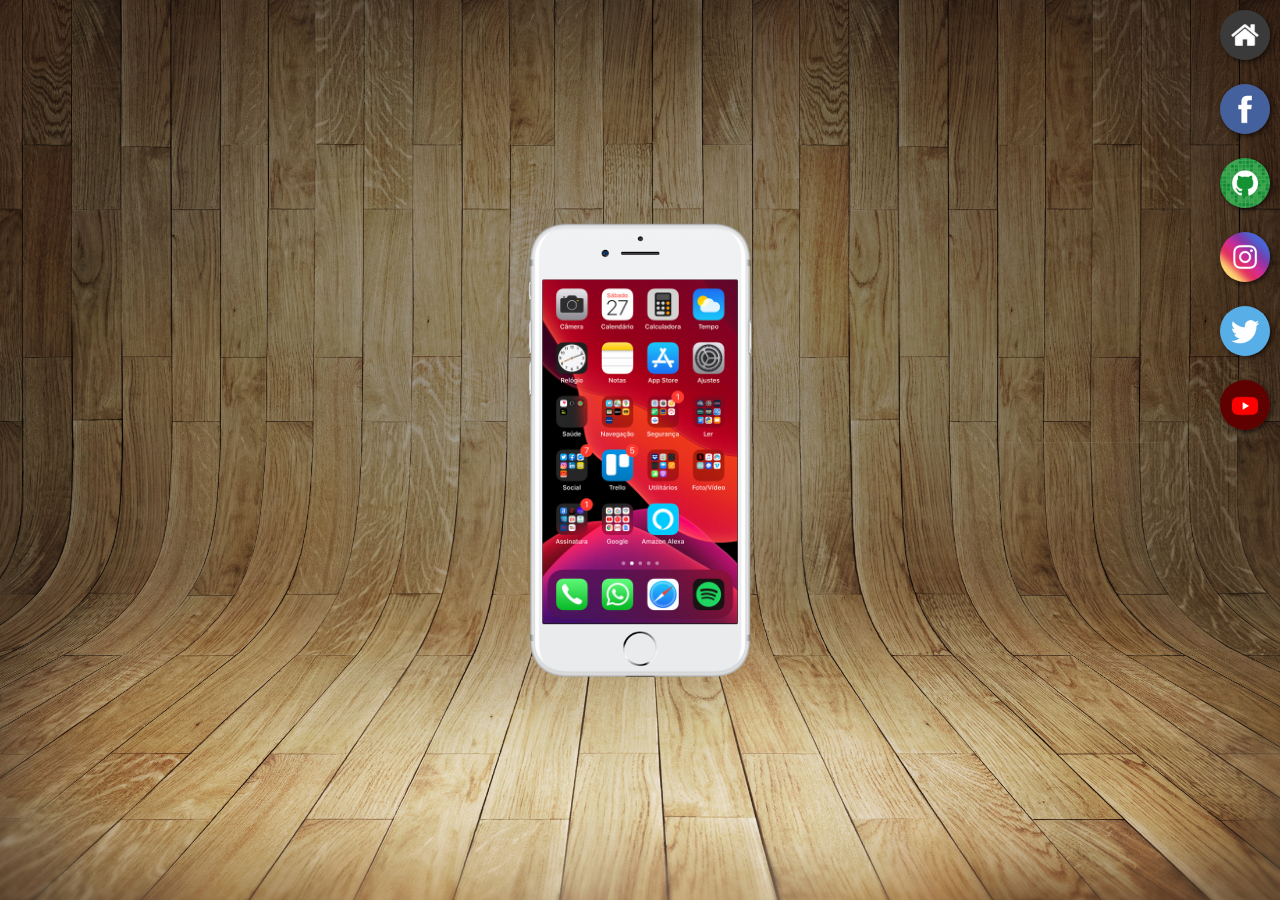
<file: index.html>
<!DOCTYPE html>
<html lang="pt-br">
<head>
    <meta charset="UTF-8">
    <meta http-equiv="X-UA-Compatible" content="IE=edge">
    <meta name="viewport" content="width=device-width, initial-scale=1.0">
    <link rel="stylesheet" href="style/style.css">
    <link rel="shortcut icon" href="favicon.ico" type="image/x-icon">
    <title>Projeto Redes Sociais</title>
</head>
<body>
    <main>
        <section class="telefone">
            <iframe src="home.html" frameborder="0" name="tela" class="tela"></iframe>
        </section>
        <section class="redes-sociais">
            <a href="home.html" target="tela"><img src="imagens/logo-home.jpg" alt="Home"></a>
            <br>
            <a href="facebook.html" target="tela"><img src="imagens/logo-facebook.jpg" alt="Facebook"></a>
            <br>
            <a href="github.html" target="tela"><img src="imagens/logo-github.jpg" alt="Github"></a>
            <br>
            <a href="instagram.html" target="tela"><img src="imagens/logo-instagram.jpg" alt="Instagram"></a>
            <br>
            <a href="twitter.html" target="tela"><img src="imagens/logo-twitter.jpg" alt="Twitter"></a>
            <br>
            <a href="youtube.html" target="tela"><img src="imagens/logo-youtube.jpg" alt="Youtube"></a>
        </section>
    </main>
</body>
</html>
</file>
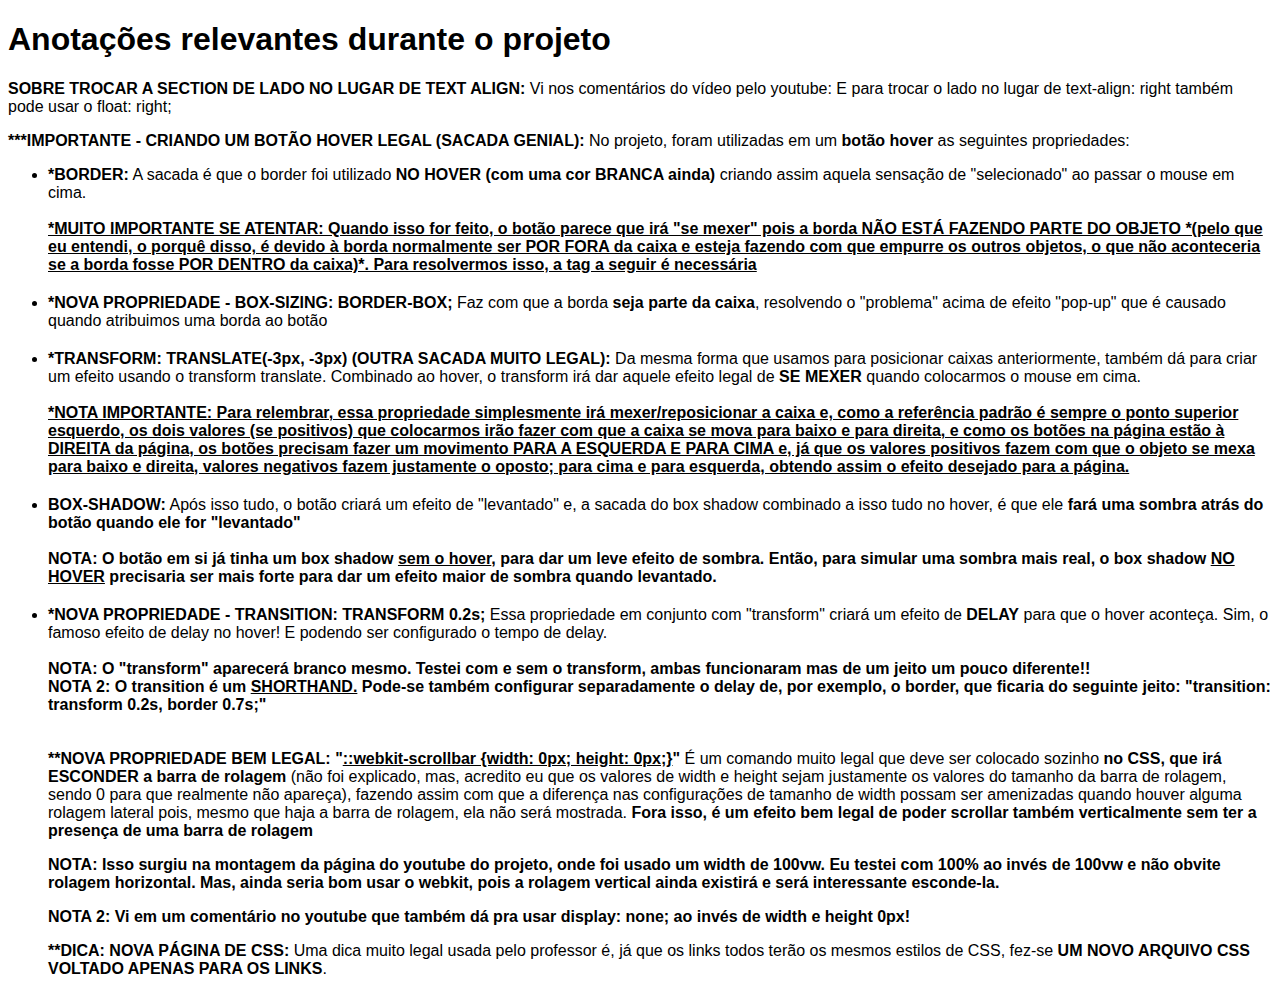
<file: anotacoes.html>
<!DOCTYPE html>
<html lang="pt-br">
<head>
    <meta charset="UTF-8">
    <meta http-equiv="X-UA-Compatible" content="IE=edge">
    <meta name="viewport" content="width=device-width, initial-scale=1.0">
    <title>Anotações</title>

    <style>
        body {
            font-family: Arial, Helvetica, sans-serif;
        }

        li {
            padding-bottom: 20px;
        }
    </style>

</head>
<body>
    <h1>Anotações relevantes durante o projeto</h1>

    <p><strong>SOBRE TROCAR A SECTION DE LADO NO LUGAR DE TEXT ALIGN:</strong> Vi nos comentários do vídeo pelo youtube: E para trocar o lado no lugar de text-align: right também pode usar o float: right;</p>

    <p><strong>***IMPORTANTE - CRIANDO UM BOTÃO HOVER LEGAL (SACADA GENIAL):</strong> No projeto, foram utilizadas em um <strong>botão hover</strong> as seguintes propriedades:</p>
    <ul>
        <li><strong>*BORDER:</strong> A sacada é que o border foi utilizado <strong>NO HOVER (com uma cor BRANCA ainda)</strong> criando assim aquela sensação de "selecionado" ao passar o mouse em cima. <br> <br>
        <strong><ins>*MUITO IMPORTANTE SE ATENTAR: Quando isso for feito, o botão parece que irá "se mexer" pois a borda NÃO ESTÁ FAZENDO PARTE DO OBJETO *(pelo que eu entendi, o porquê disso, é devido à borda normalmente ser POR FORA da caixa e esteja fazendo com que empurre os outros objetos, o que não aconteceria se a borda fosse POR DENTRO da caixa)*. Para resolvermos isso, a tag a seguir é necessária</ins></strong>
        </li>
        <li><strong>*NOVA PROPRIEDADE - BOX-SIZING: BORDER-BOX;</strong> Faz com que a borda <strong>seja parte da caixa</strong>, resolvendo o "problema" acima de efeito "pop-up" que é causado quando atribuimos uma borda ao botão</li>
        <li><strong>*TRANSFORM: TRANSLATE(-3px, -3px) (OUTRA SACADA MUITO LEGAL):</strong> Da mesma forma que usamos para posicionar caixas anteriormente, também dá para criar um efeito usando o transform translate. Combinado ao hover, o transform irá dar aquele efeito legal de <strong>SE MEXER</strong> quando colocarmos o mouse em cima. <br> <br>
        <strong><ins>*NOTA IMPORTANTE: Para relembrar, essa propriedade simplesmente irá mexer/reposicionar a caixa e, como a referência padrão é sempre o ponto superior esquerdo, os dois valores (se positivos) que colocarmos irão fazer com que a caixa se mova para baixo e para direita, e como os botões na página estão à DIREITA da página, os botões precisam fazer um movimento PARA A ESQUERDA E PARA CIMA e, já que os valores positivos fazem com que o objeto se mexa para baixo e direita, valores negativos fazem justamente o oposto; para cima e para esquerda, obtendo assim o efeito desejado para a página.</ins></strong>
        </li>
        <li><strong>BOX-SHADOW:</strong> Após isso tudo, o botão criará um efeito de "levantado" e, a sacada do box shadow combinado a isso tudo no hover, é que ele <strong>fará uma sombra atrás do botão quando ele for "levantado"</strong> <br> <br>
        <strong>NOTA: O botão em si já tinha um box shadow <ins>sem o hover</ins>, para dar um leve efeito de sombra. Então, para simular uma sombra mais real, o box shadow <ins>NO HOVER</ins> precisaria ser mais forte para dar um efeito maior de sombra quando levantado.</strong>
        </li>
        <li><strong>*NOVA PROPRIEDADE - TRANSITION: TRANSFORM 0.2s;</strong> Essa propriedade em conjunto com "transform" criará um efeito de <strong>DELAY</strong> para que o hover aconteça. Sim, o famoso efeito de delay no hover! E podendo ser configurado o tempo de delay. <br> <br>
        <strong>NOTA: O "transform" aparecerá branco mesmo. Testei com e sem o transform, ambas funcionaram mas de um jeito um pouco diferente!!</strong> <br>
        <strong>NOTA 2: O transition é um <ins>SHORTHAND.</ins> Pode-se também configurar separadamente o delay de, por exemplo, o border, que ficaria do seguinte jeito: "transition: transform 0.2s, border 0.7s;"</strong>
        </li>

        <p><strong>**NOVA PROPRIEDADE BEM LEGAL: "<ins>::webkit-scrollbar {width: 0px; height: 0px;}</ins>"</strong> É um comando muito legal que deve ser colocado sozinho <strong>no CSS, que irá ESCONDER a barra de rolagem</strong> (não foi explicado, mas, acredito eu que os valores de width e height sejam justamente os valores do tamanho da barra de rolagem, sendo 0 para que realmente não apareça), fazendo assim com que a diferença nas configurações de tamanho de width possam ser amenizadas quando houver alguma rolagem lateral pois, mesmo que haja a barra de rolagem, ela não será mostrada. <strong>Fora isso, é um efeito bem legal de poder scrollar também verticalmente sem ter a presença de uma barra de rolagem</strong></p>
        <p><strong>NOTA: Isso surgiu na montagem da página do youtube do projeto, onde foi usado um width de 100vw. Eu testei com 100% ao invés de 100vw e não obvite rolagem horizontal. Mas, ainda seria bom usar o webkit, pois a rolagem vertical ainda existirá e será interessante esconde-la.</strong></p>
        <p><strong>NOTA 2: Vi em um comentário no youtube que também dá pra usar display: none; ao invés de width e height 0px!</strong></p>

        <p><strong>**DICA: NOVA PÁGINA DE CSS:</strong> Uma dica muito legal usada pelo professor é, já que os links todos terão os mesmos estilos de CSS, fez-se <strong>UM NOVO ARQUIVO CSS VOLTADO APENAS PARA OS LINKS</strong>.</p>

    </ul>
</body>
</html>
</file>
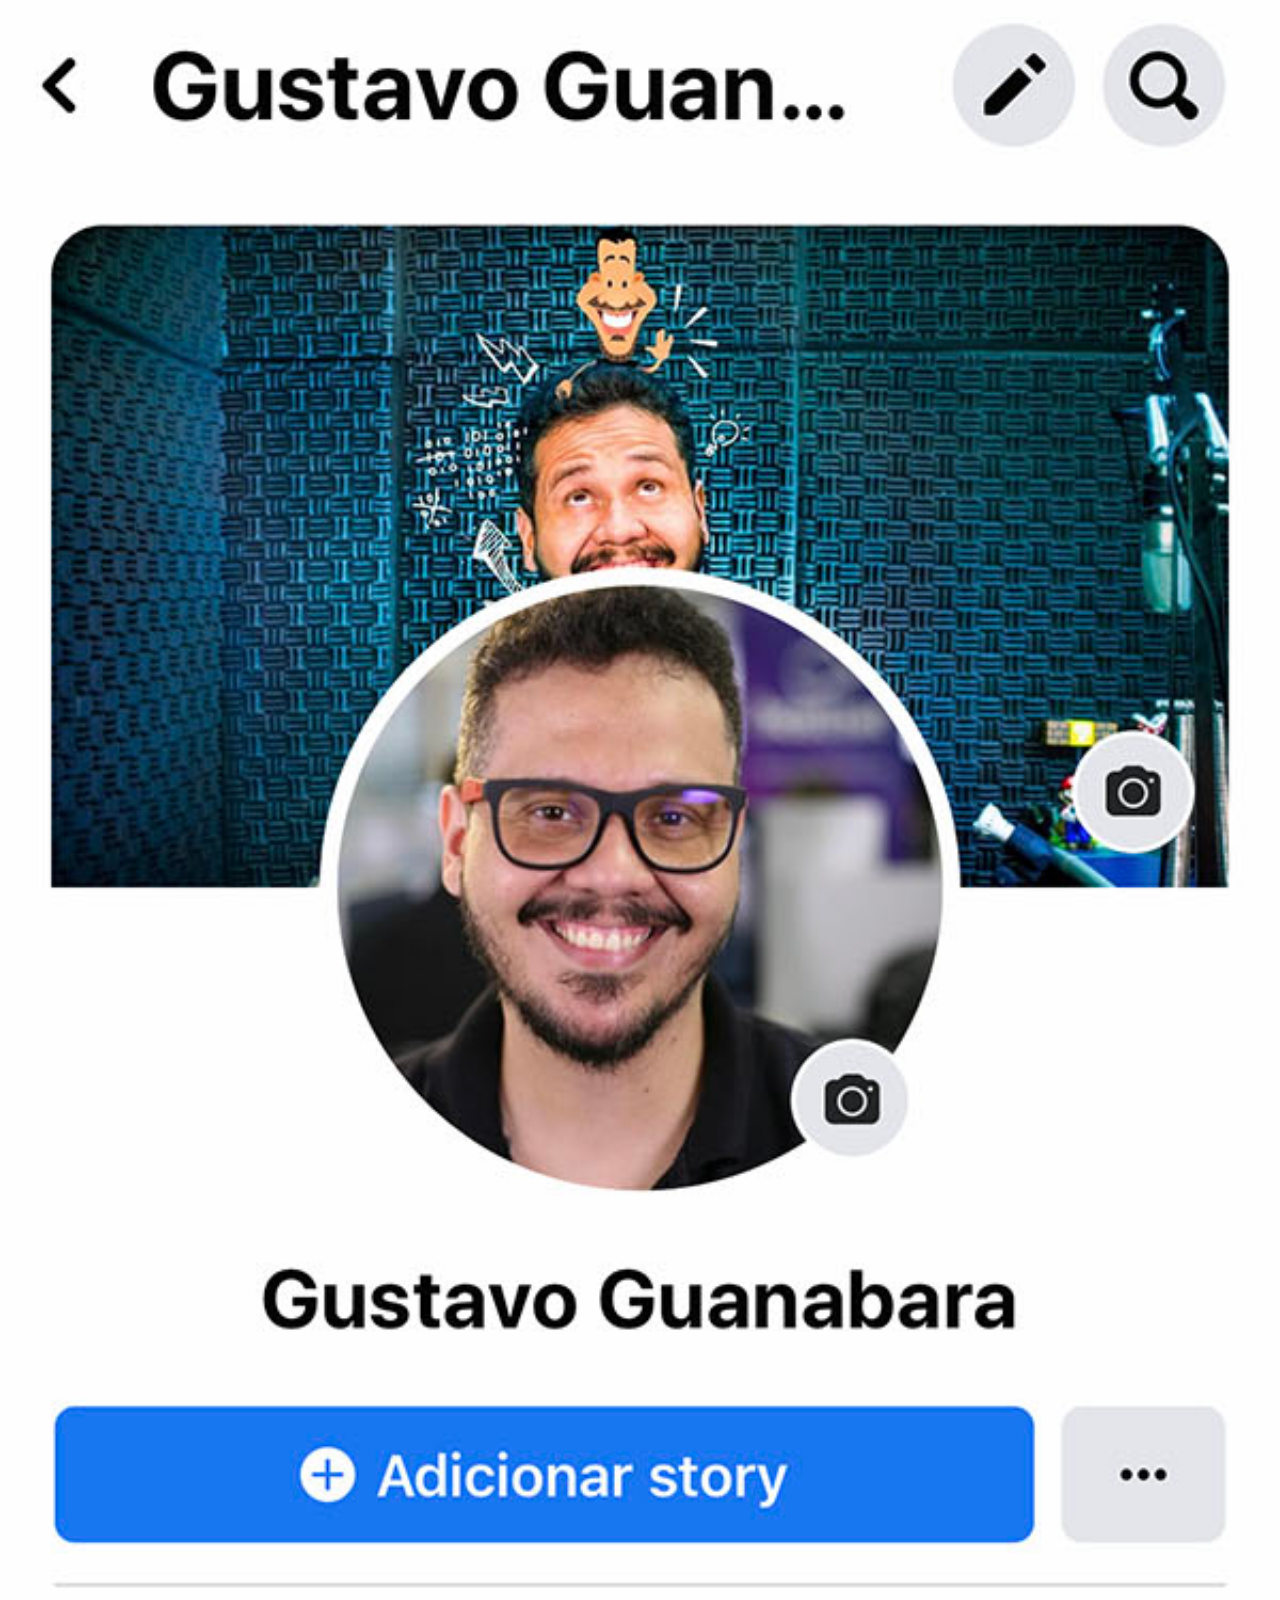
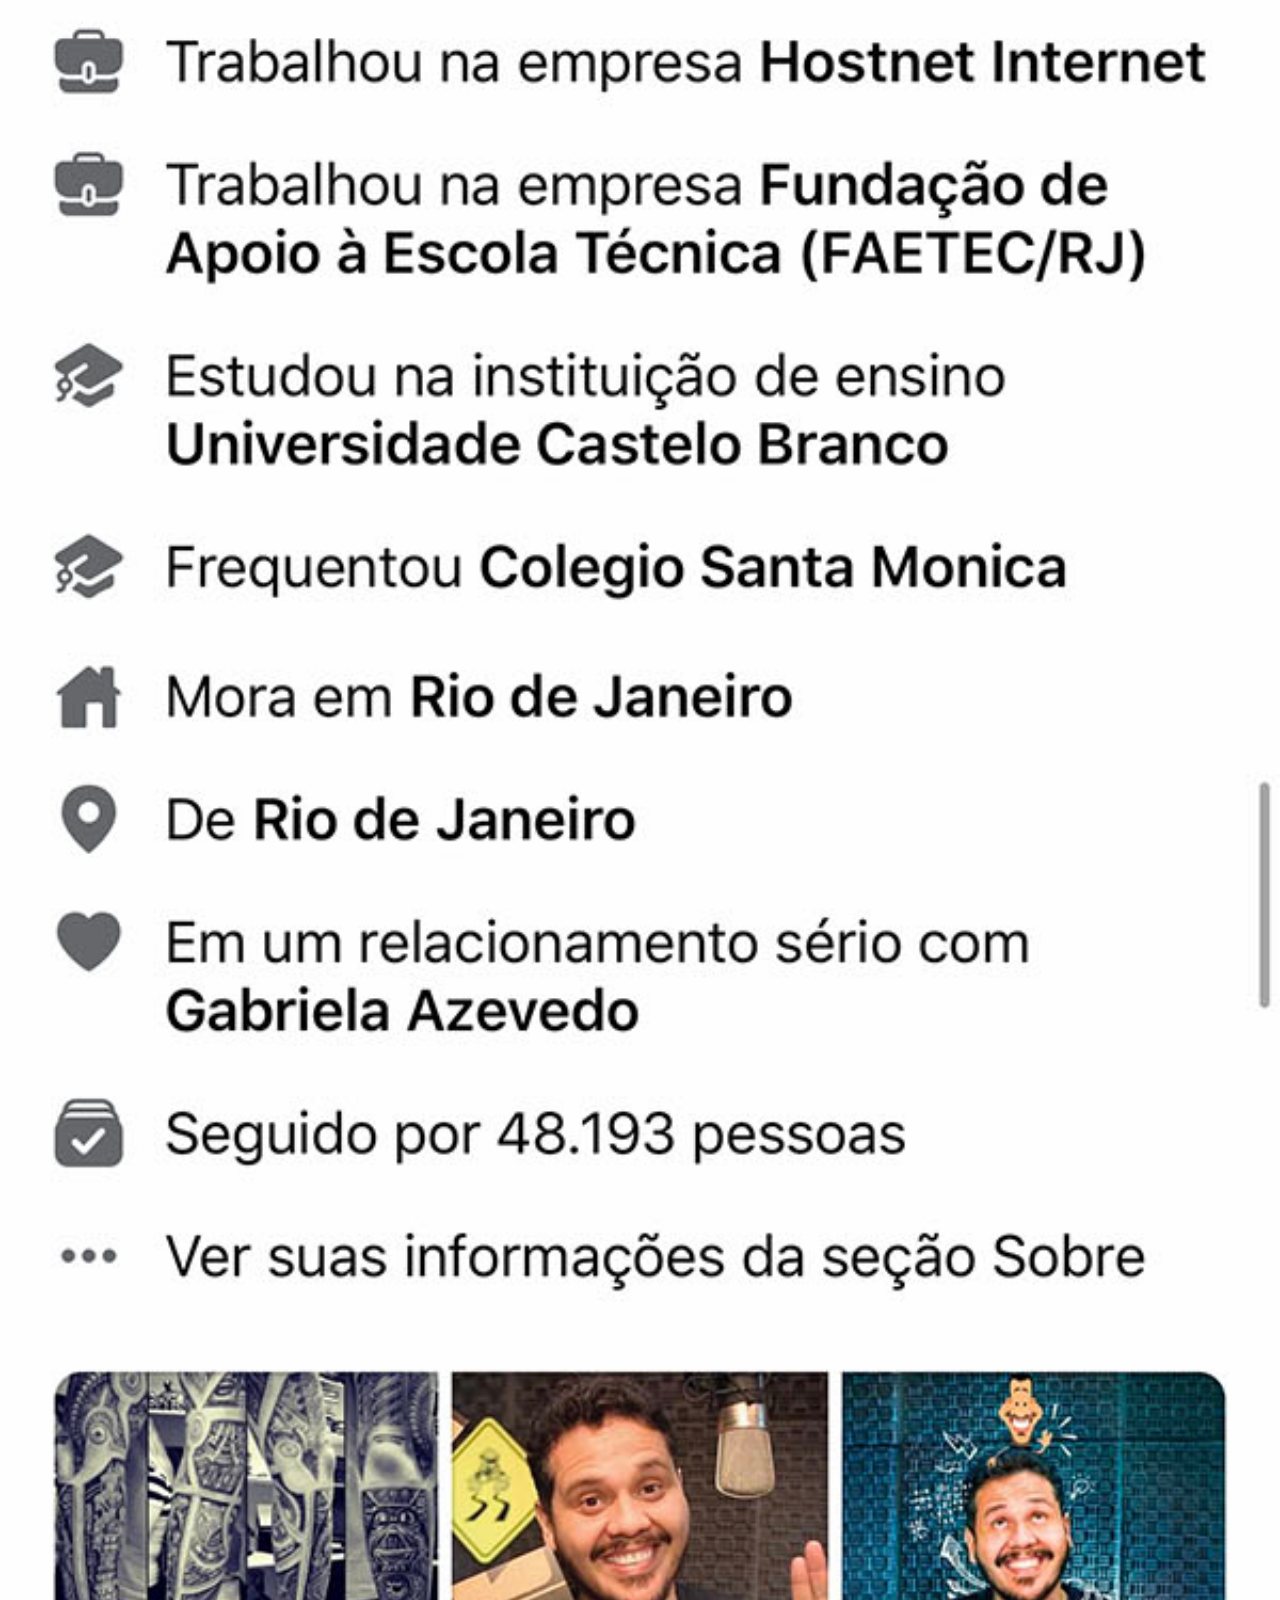
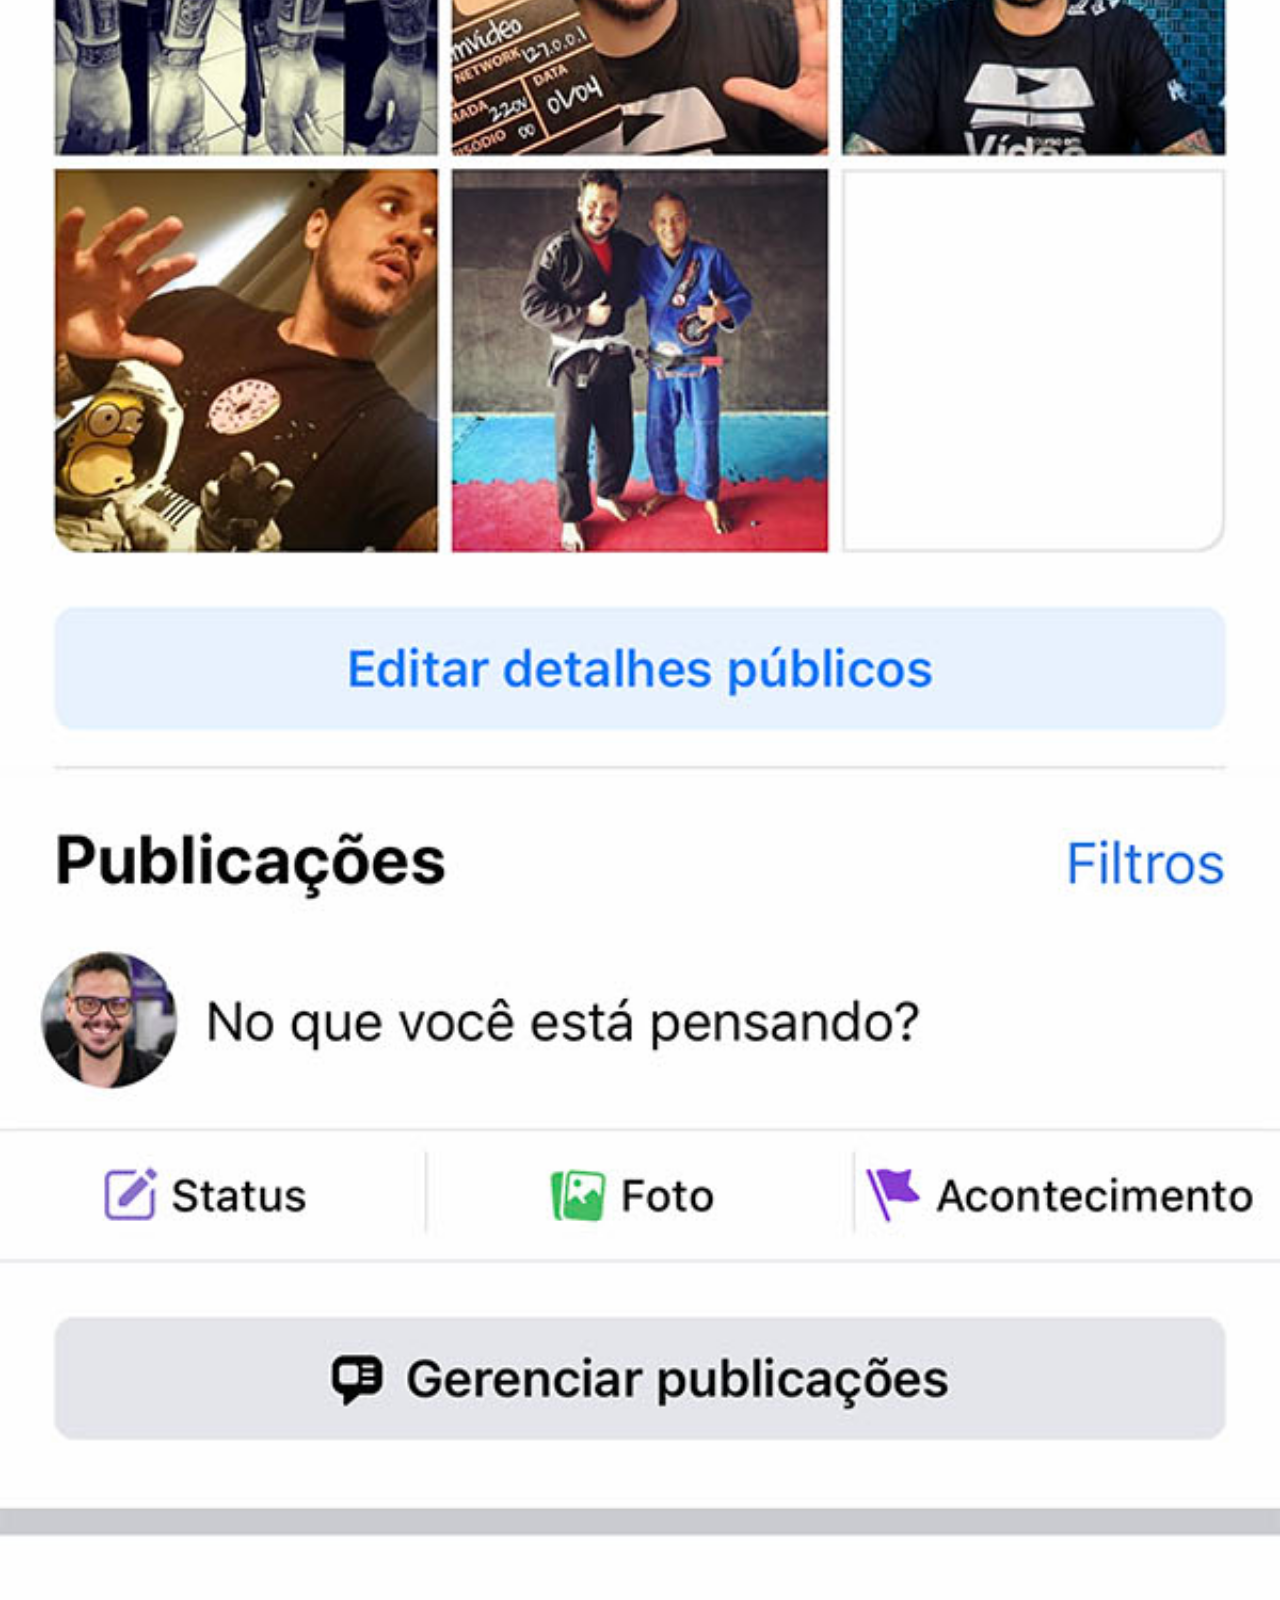
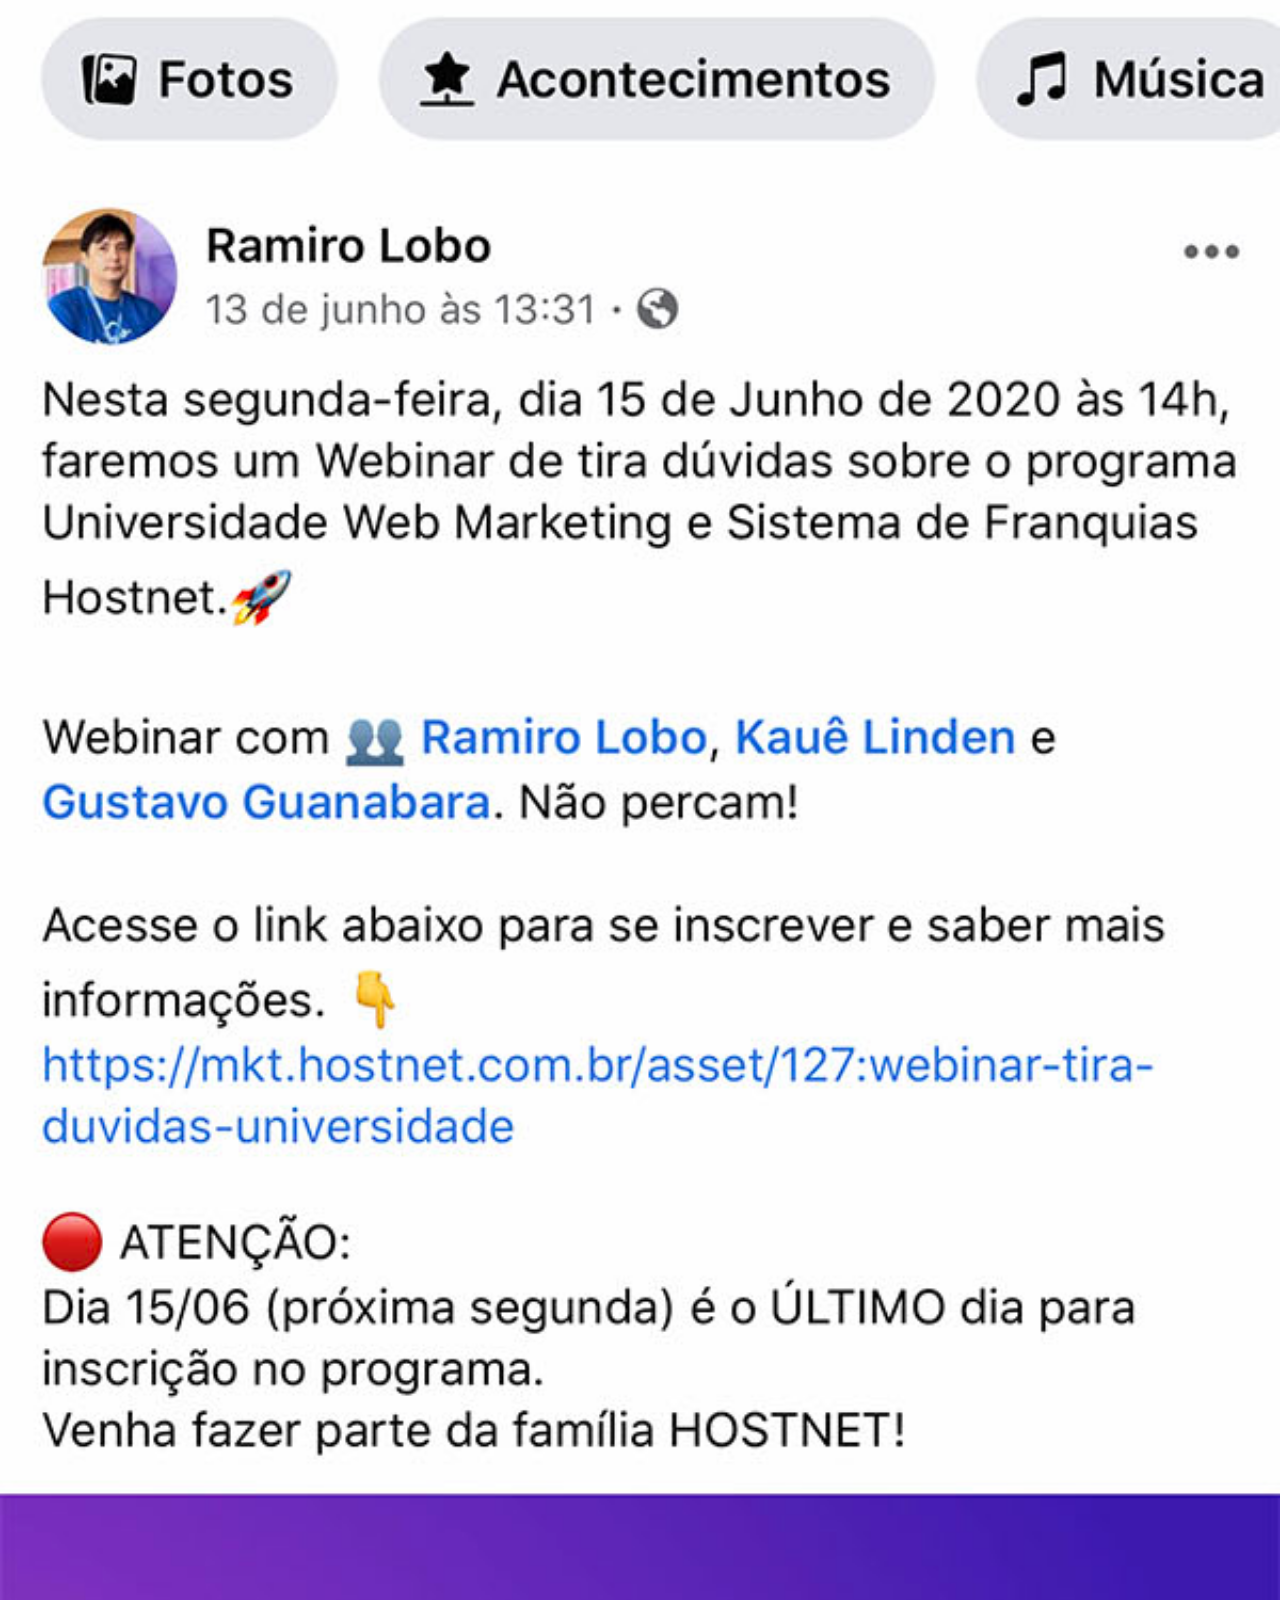
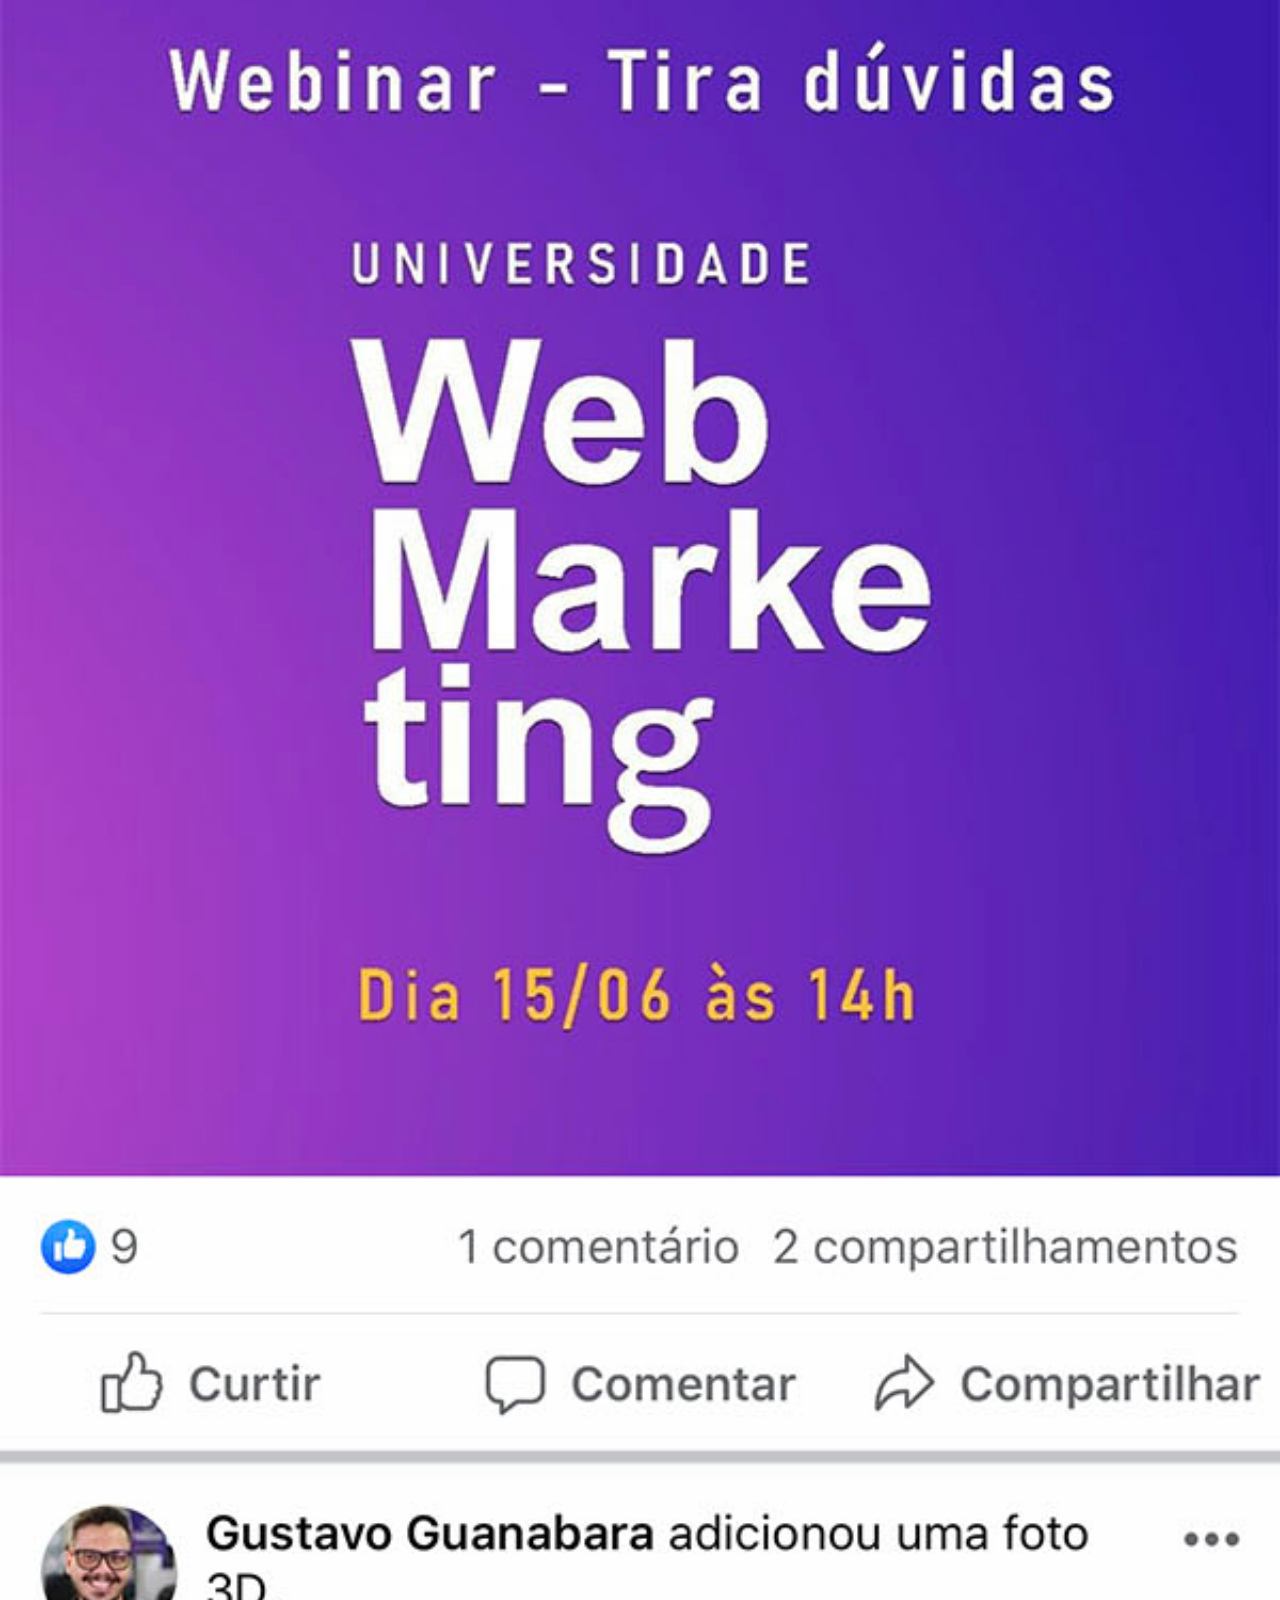
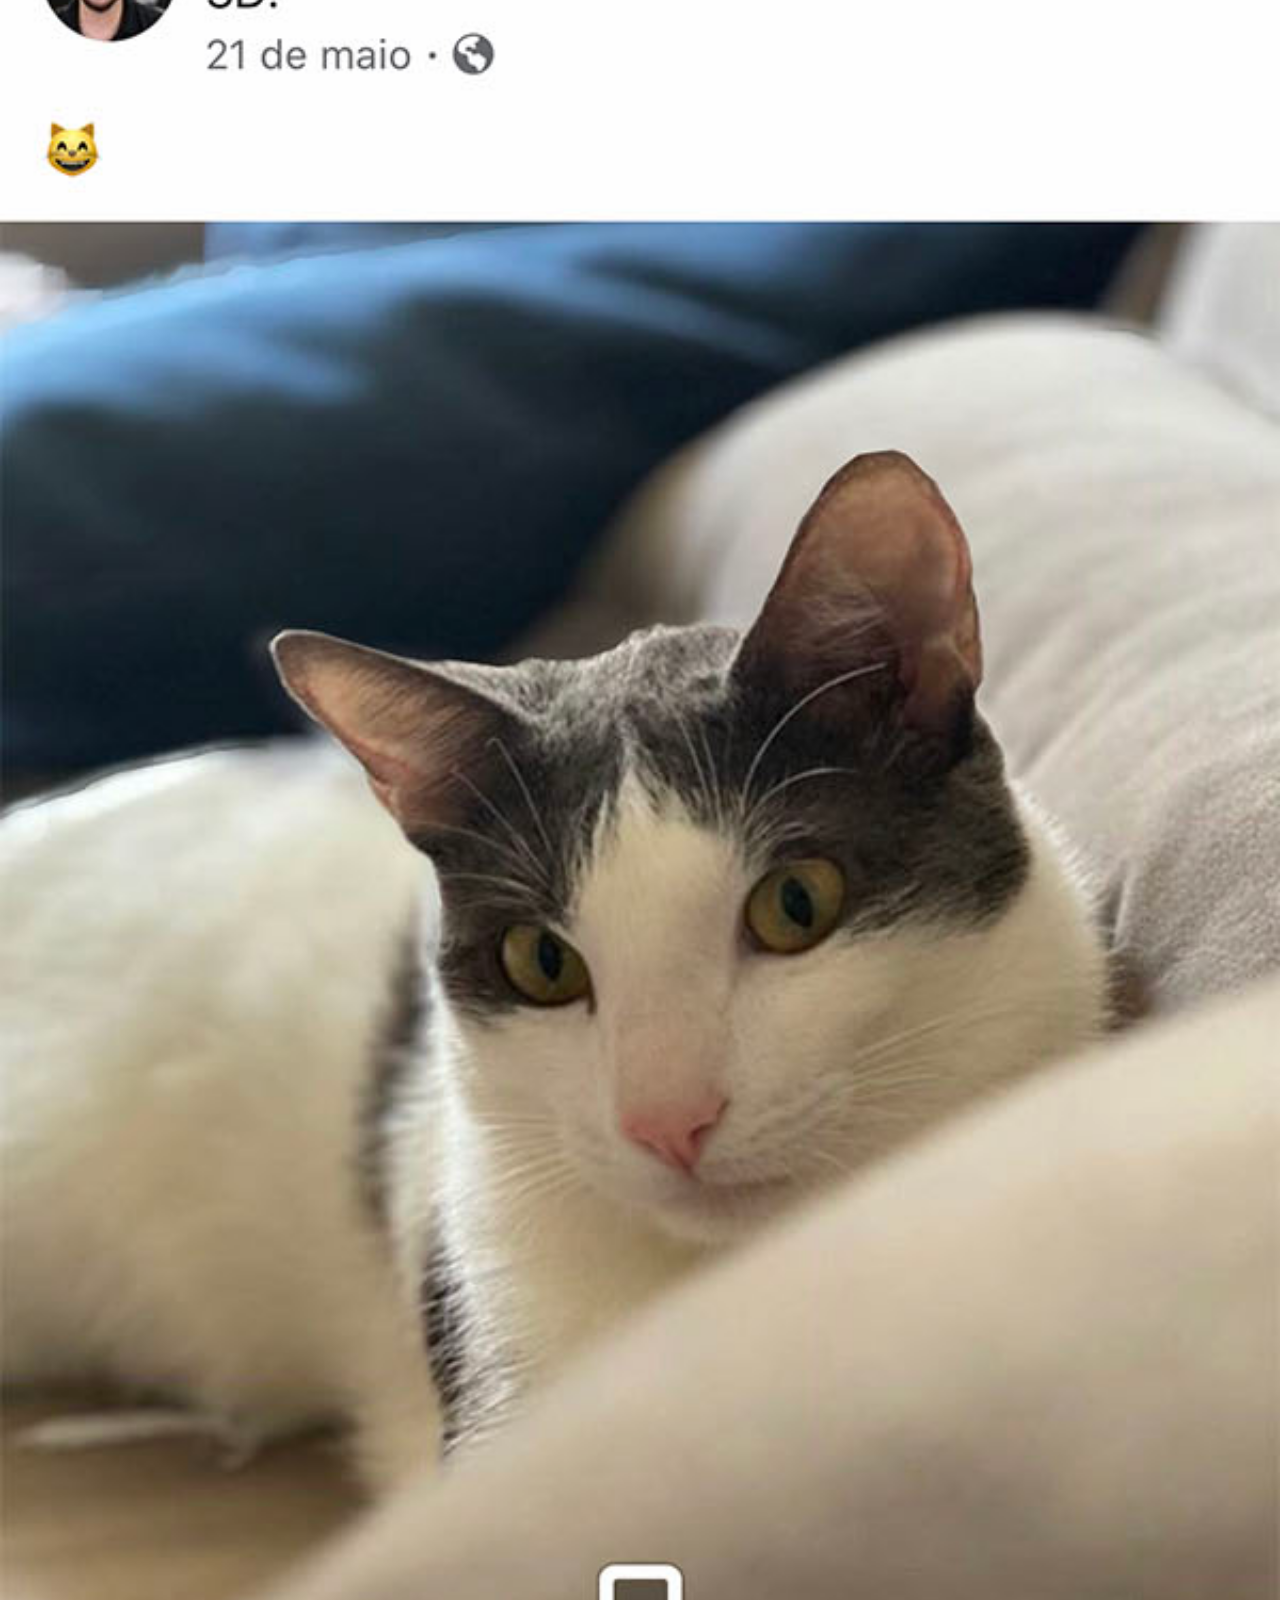
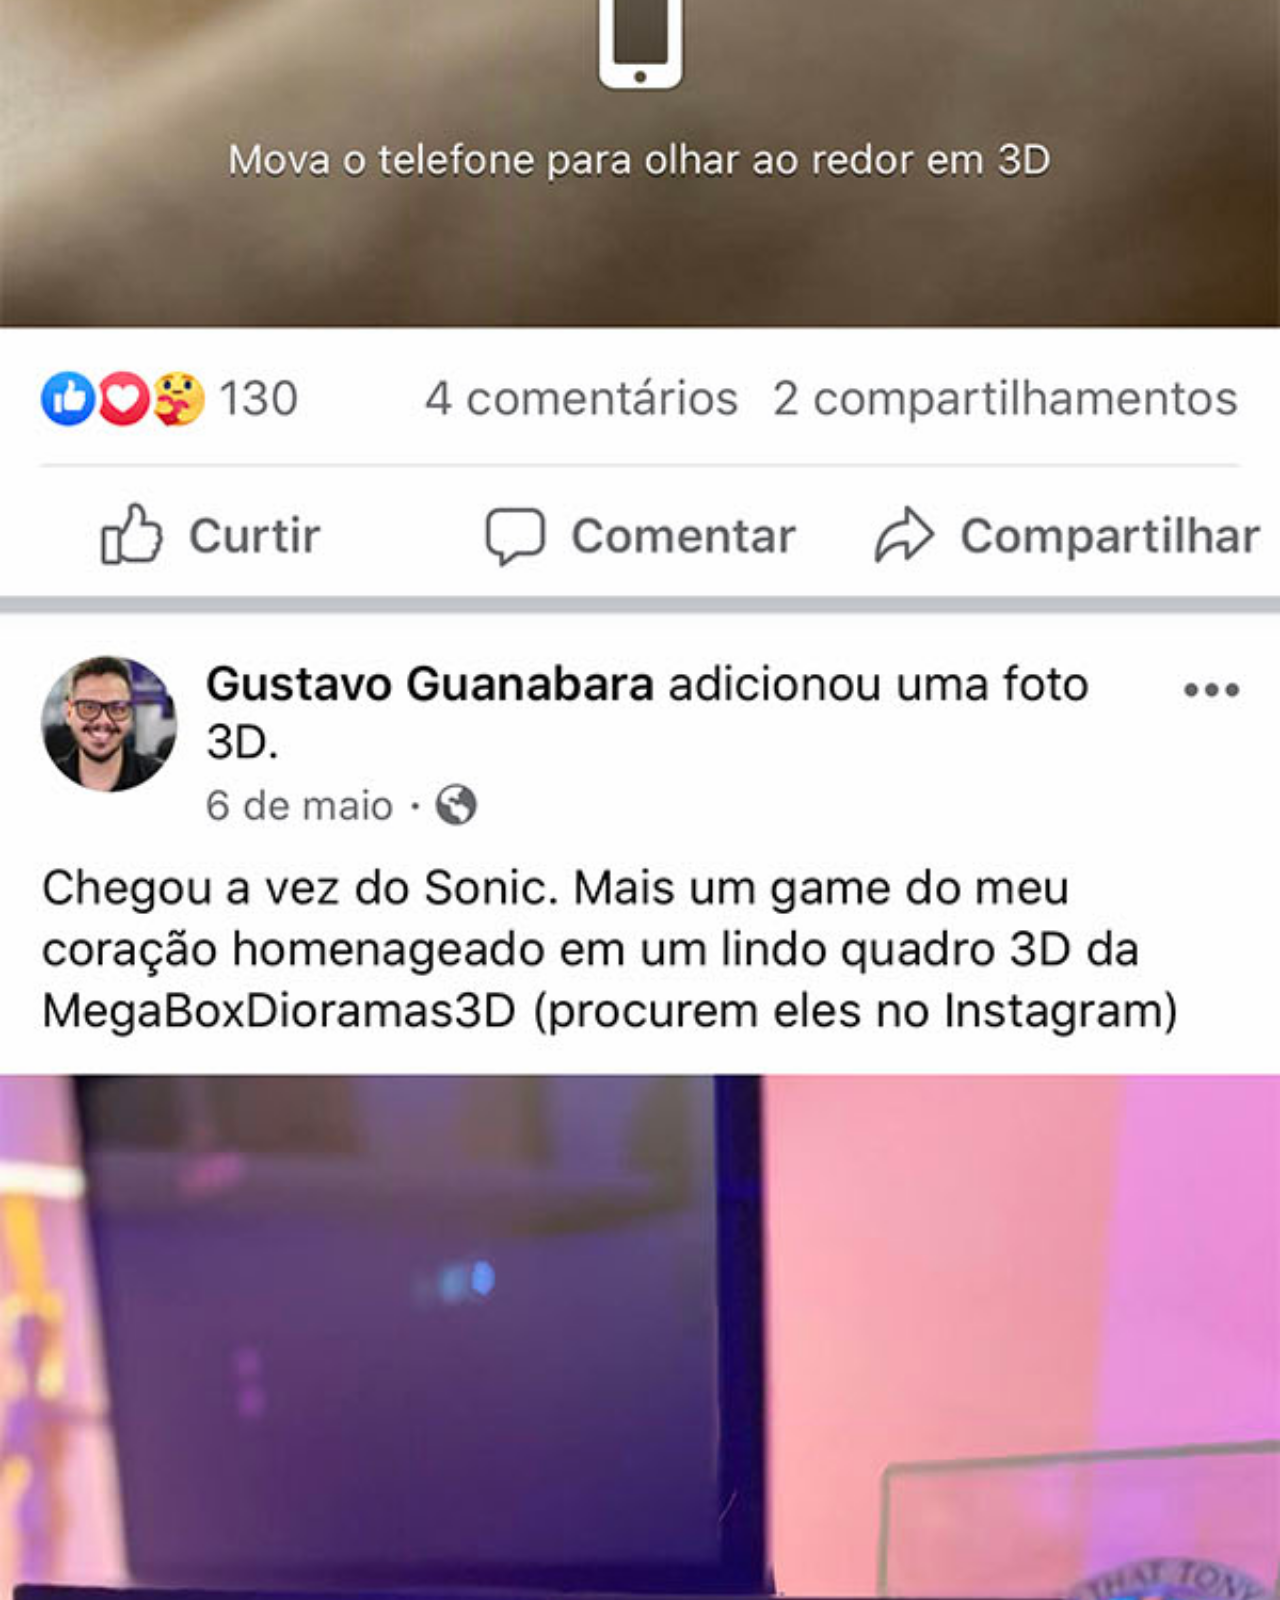
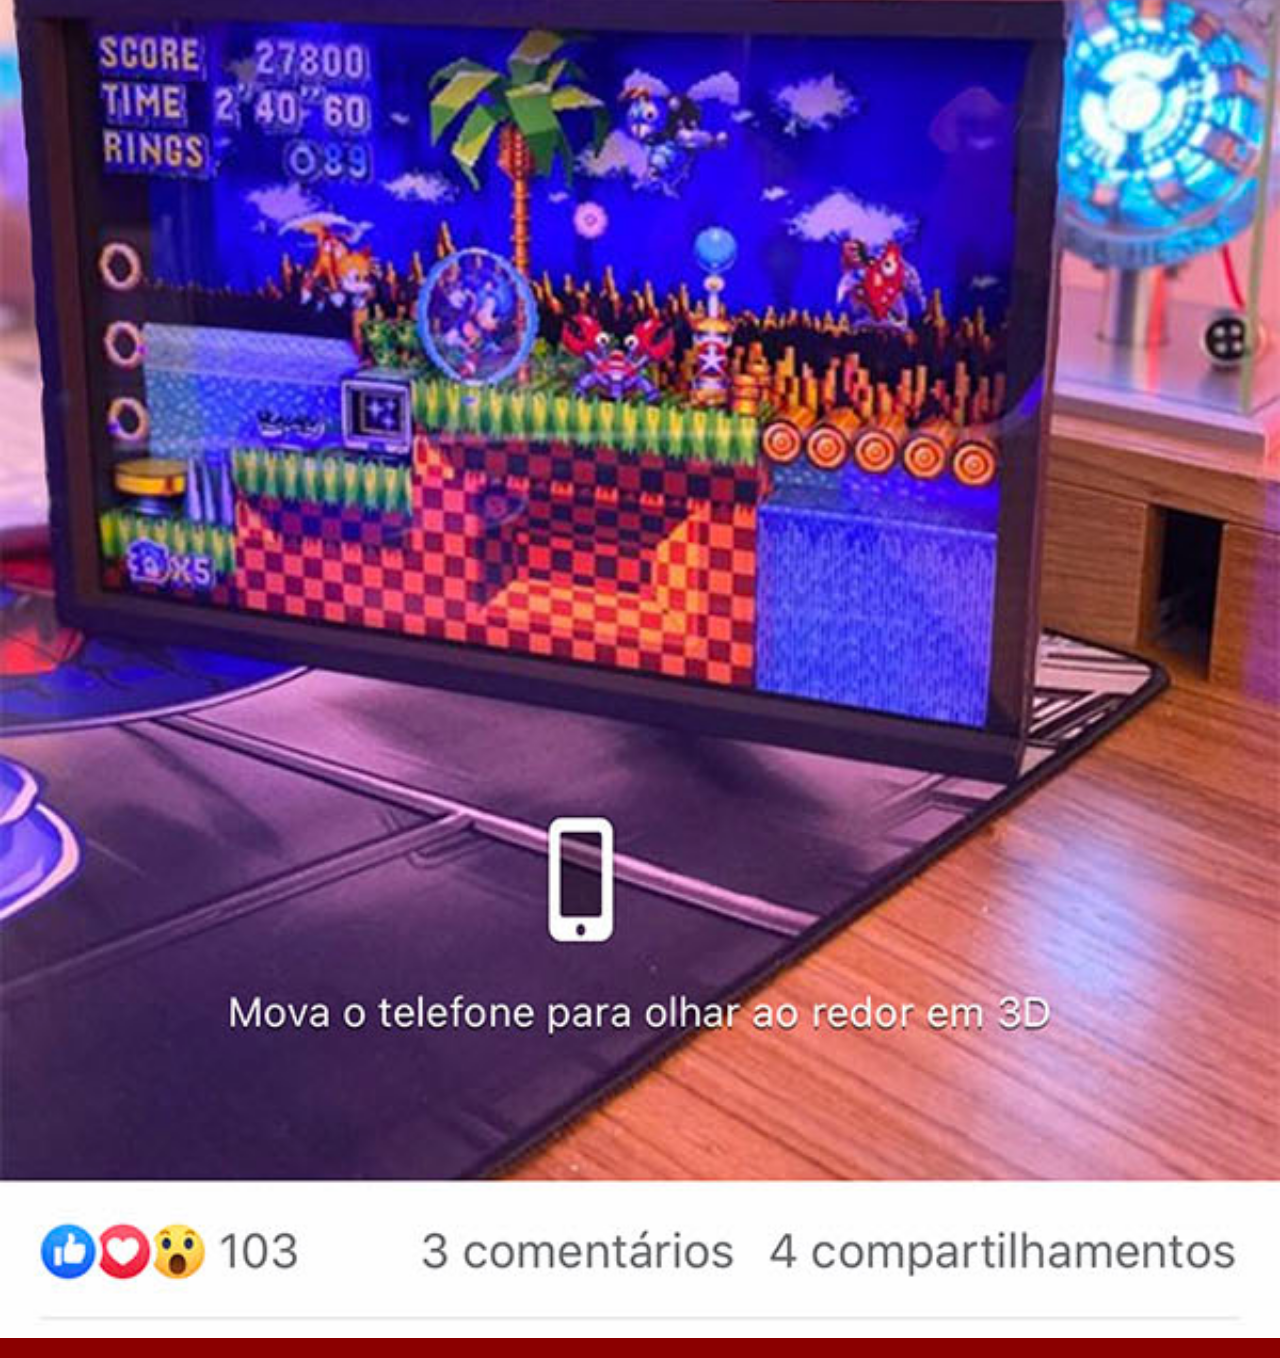
<file: facebook.html>
<!DOCTYPE html>
<html lang="pt-br">
<head>
    <meta charset="UTF-8">
    <meta http-equiv="X-UA-Compatible" content="IE=edge">
    <meta name="viewport" content="width=device-width, initial-scale=1.0">
    <link rel="stylesheet" href="style/social.css">
    <title>Facebook</title>
</head>
<body>
    <img src="imagens/tela-facebook.jpg" alt="">
    <a href="https://www.facebook.com/gustavoguanabara/" target="_blank"></a>
</body>
</html>
</file>
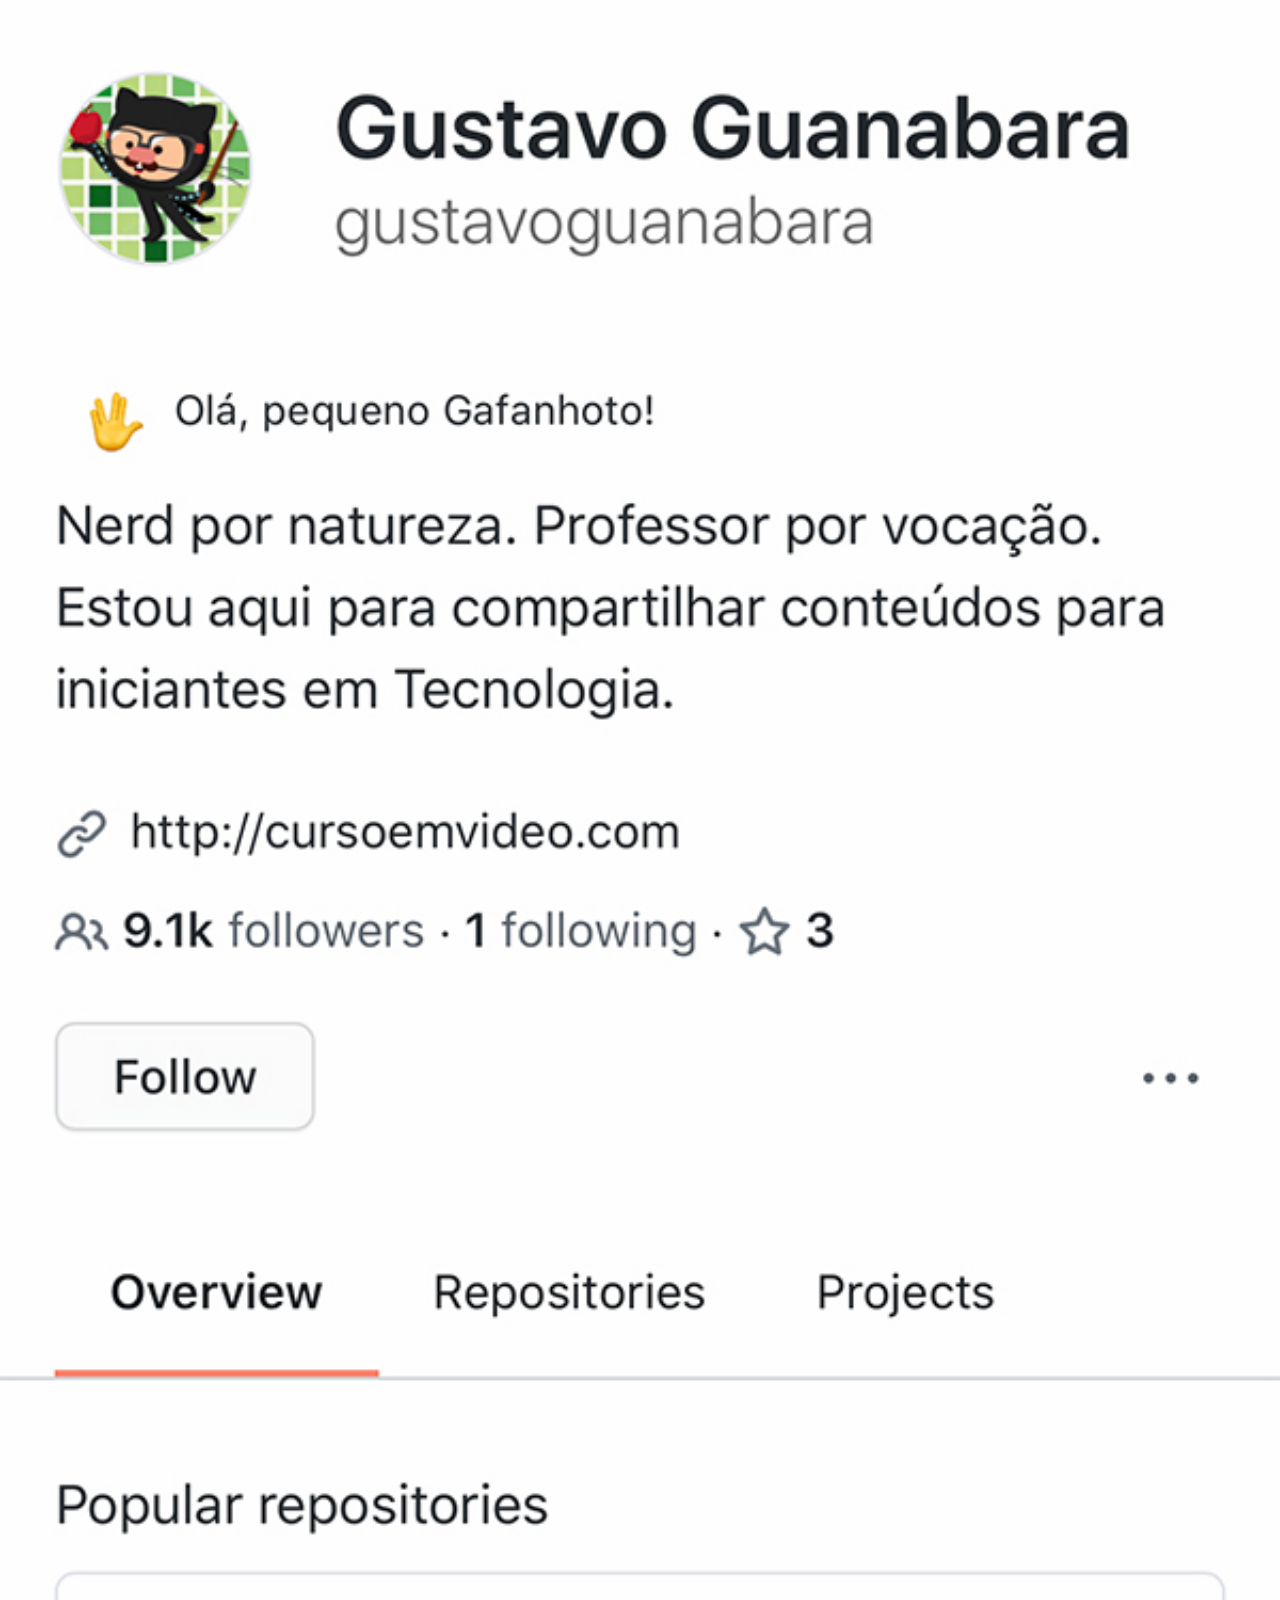
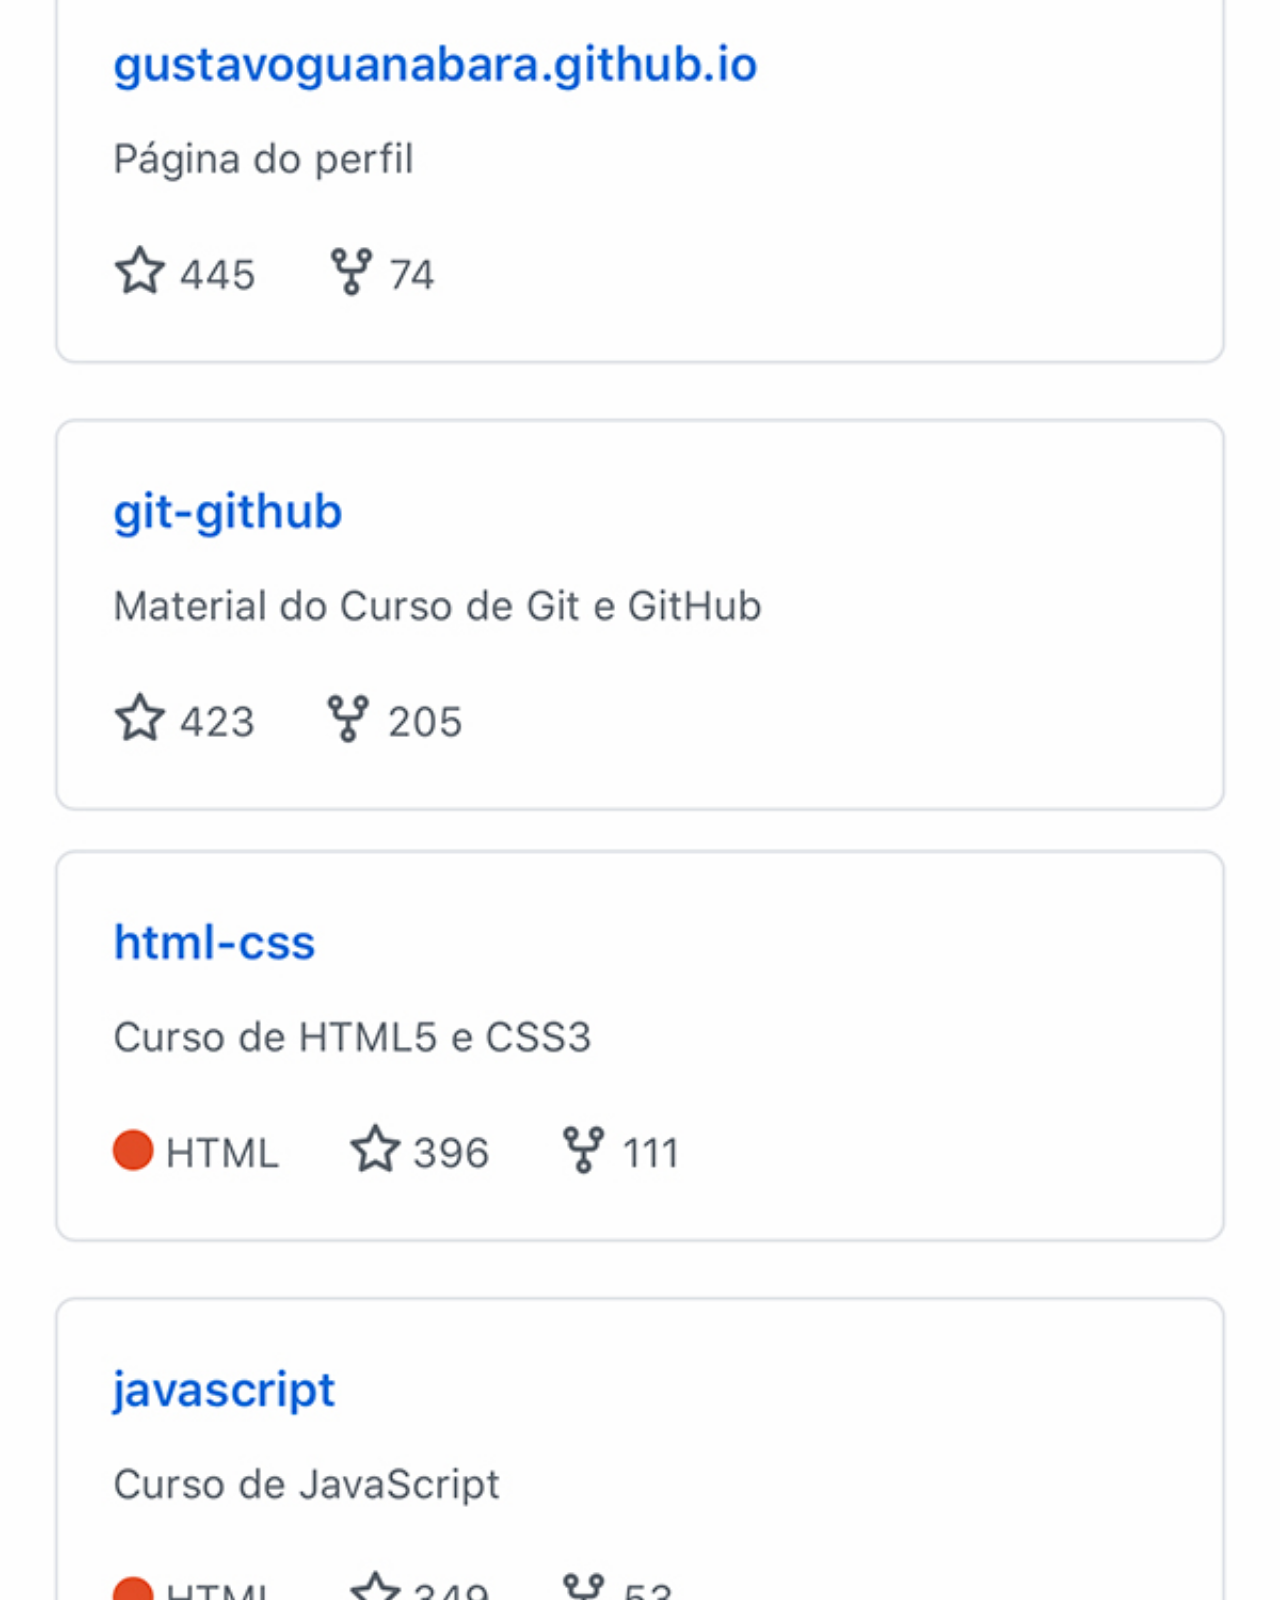
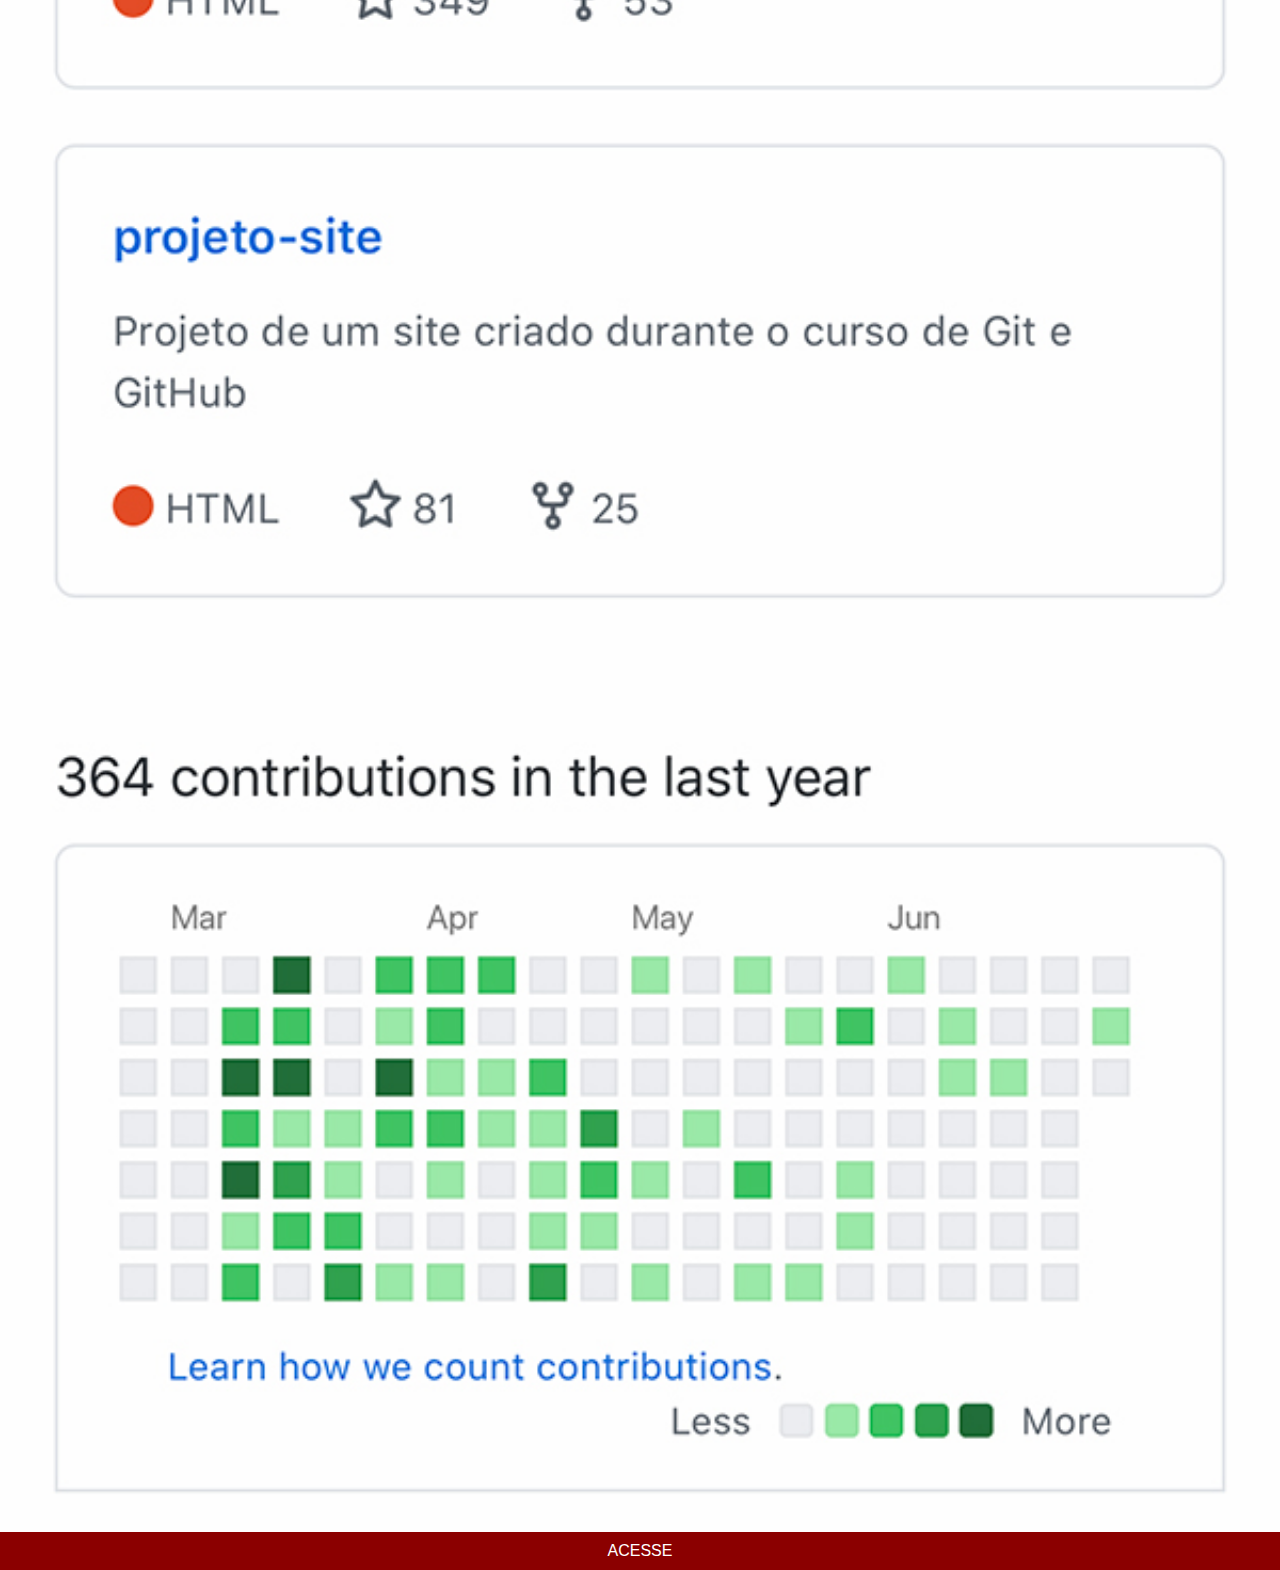
<file: github.html>
<!DOCTYPE html>
<html lang="pt-br">
<head>
    <meta charset="UTF-8">
    <meta http-equiv="X-UA-Compatible" content="IE=edge">
    <meta name="viewport" content="width=device-width, initial-scale=1.0">
    <link rel="stylesheet" href="style/social.css">
    <title>Github</title>
</head>
<body>
    <img src="imagens/tela-github.jpg" alt="">
    <a href="https://github.com/gustavoguanabara" target="_blank">ACESSE</a>
</body>
</html>
</file>
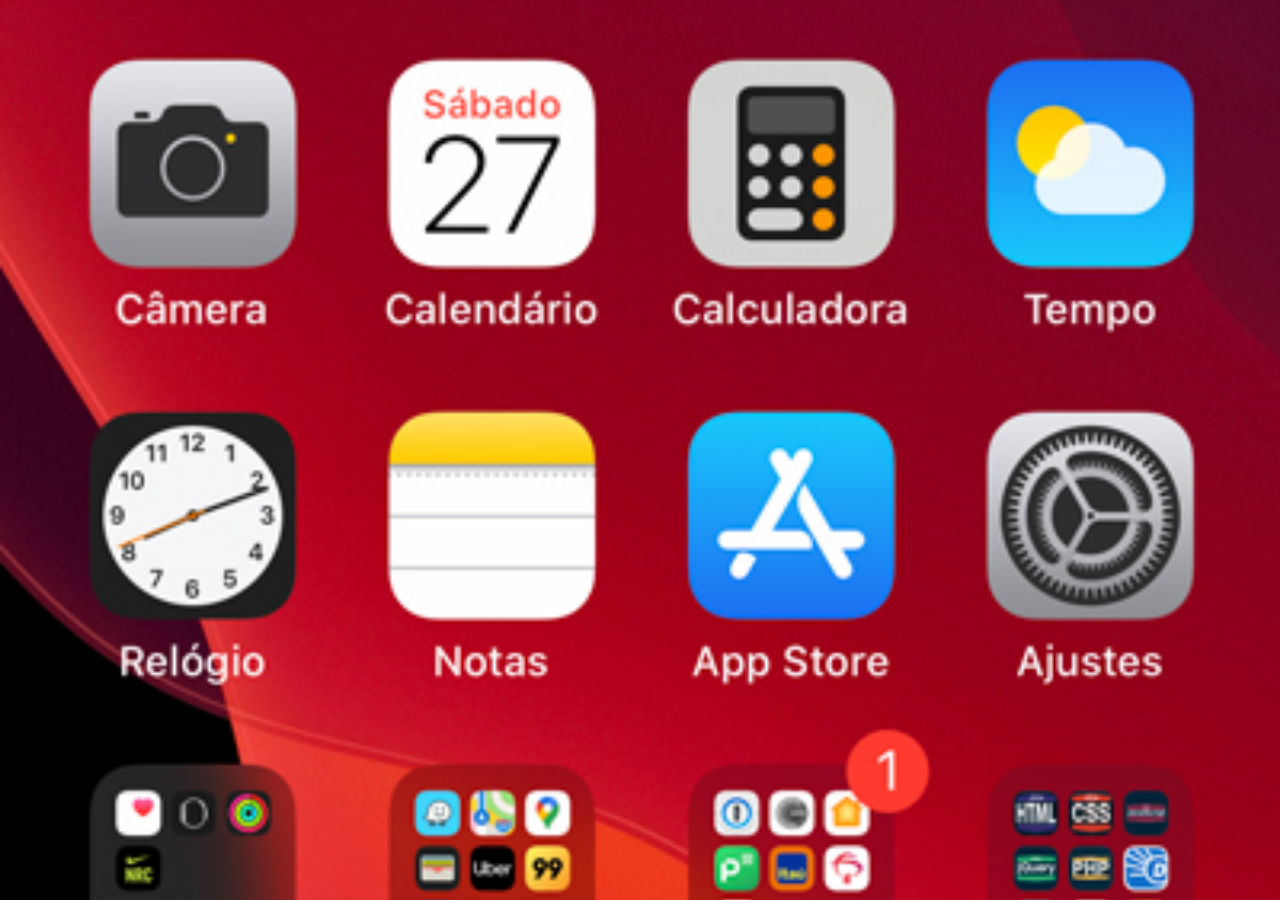
<file: home.html>
<!DOCTYPE html>
<html lang="pt-br">
<head>
    <meta charset="UTF-8">
    <meta http-equiv="X-UA-Compatible" content="IE=edge">
    <meta name="viewport" content="width=device-width, initial-scale=1.0">
    <title>Home</title>

    <style>
        * {
            margin: 0px;
            padding: 0px;
        }

        body {
            height: 100vh;
            width: 100vw;
            background-color: black;
            background-image: url('imagens/tela-home.jpg');
            background-position: top center;
            background-repeat: no-repeat;
            background-size: cover;
        }
    </style>

</head>
<body>
    
</body>
</html>
</file>
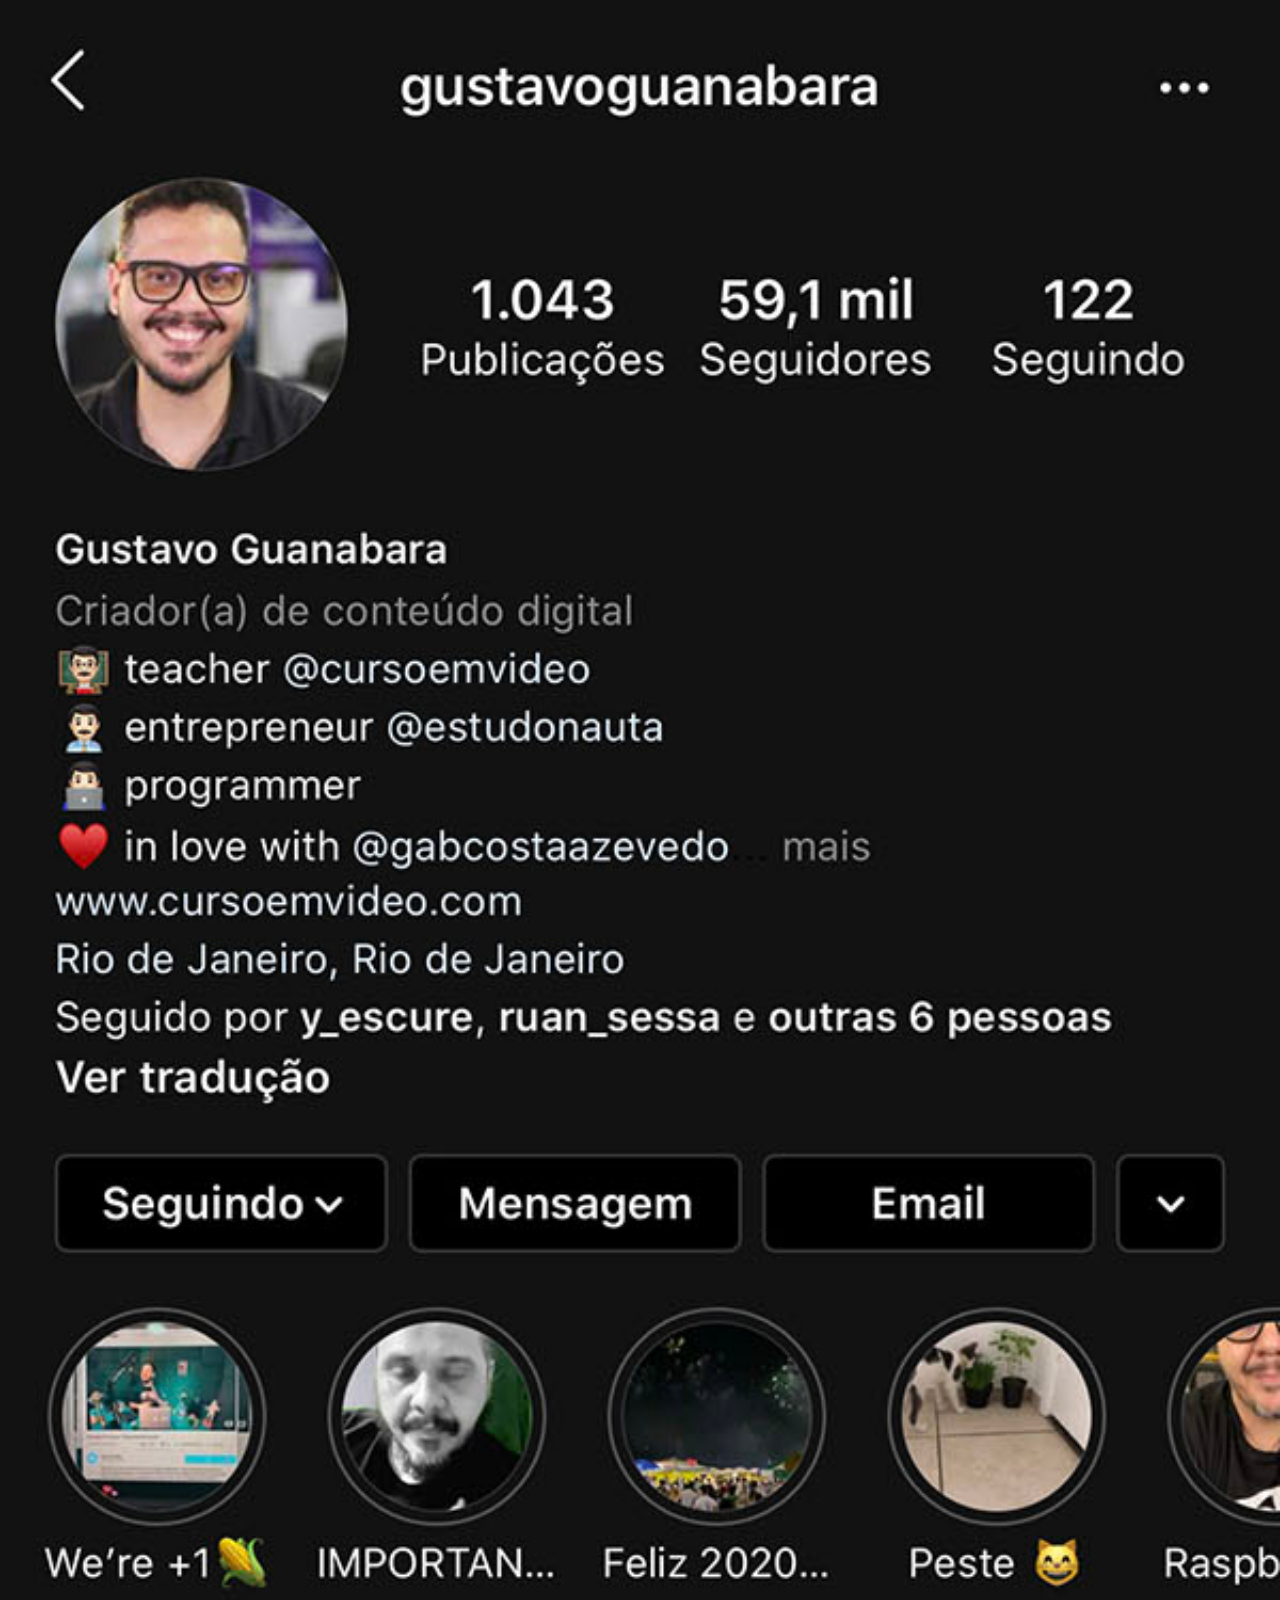
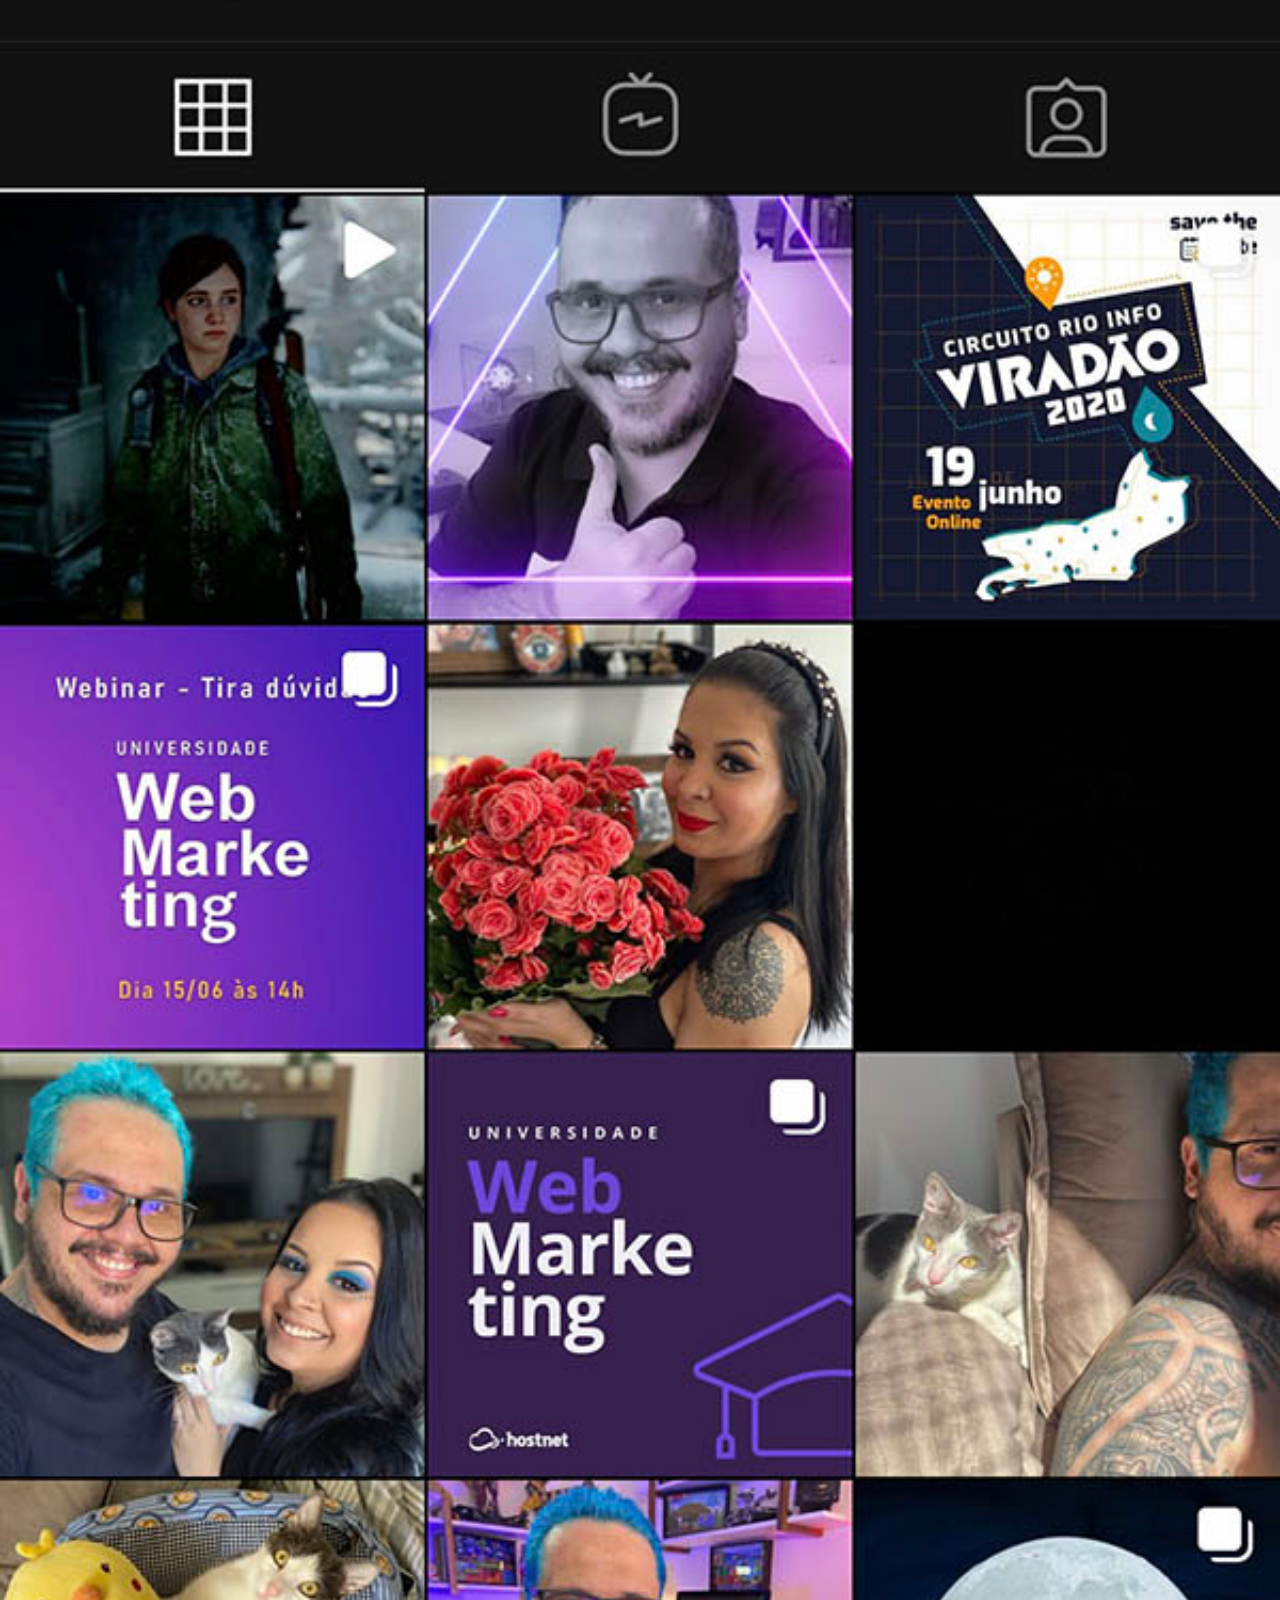
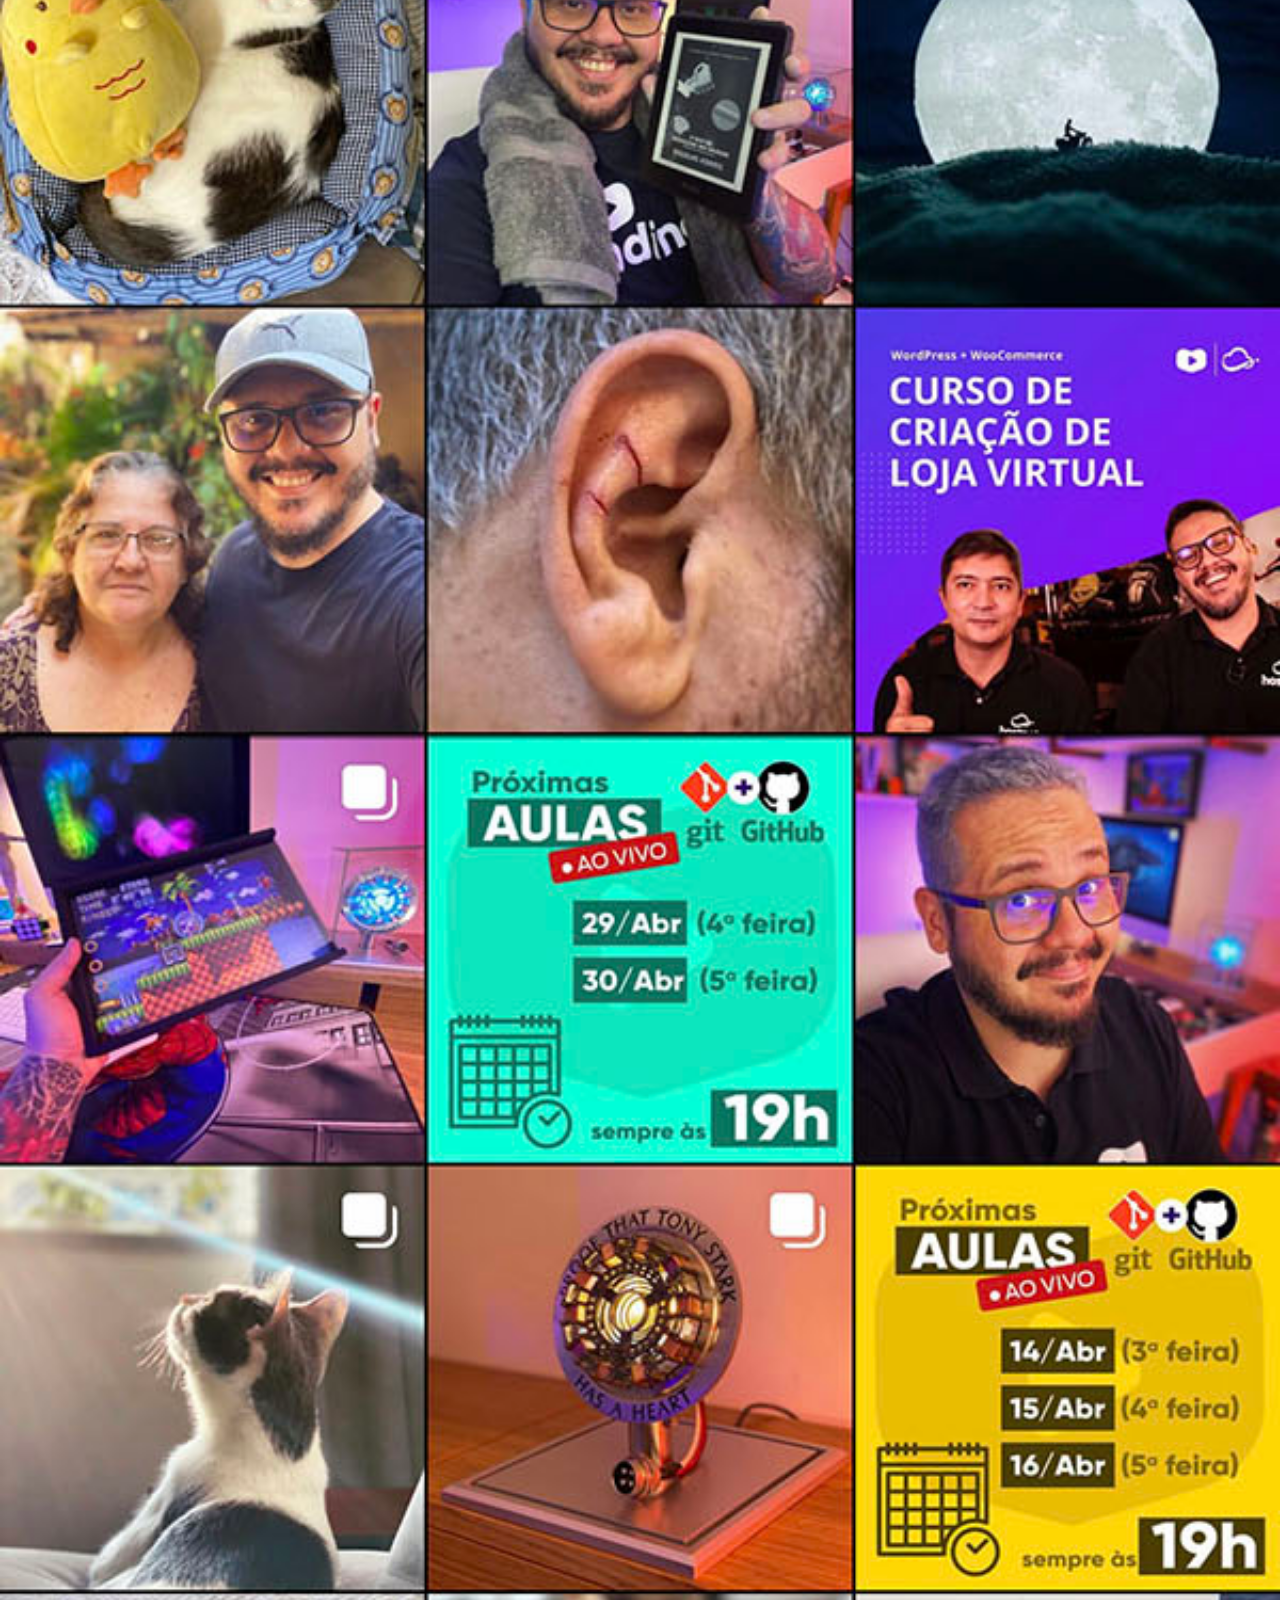
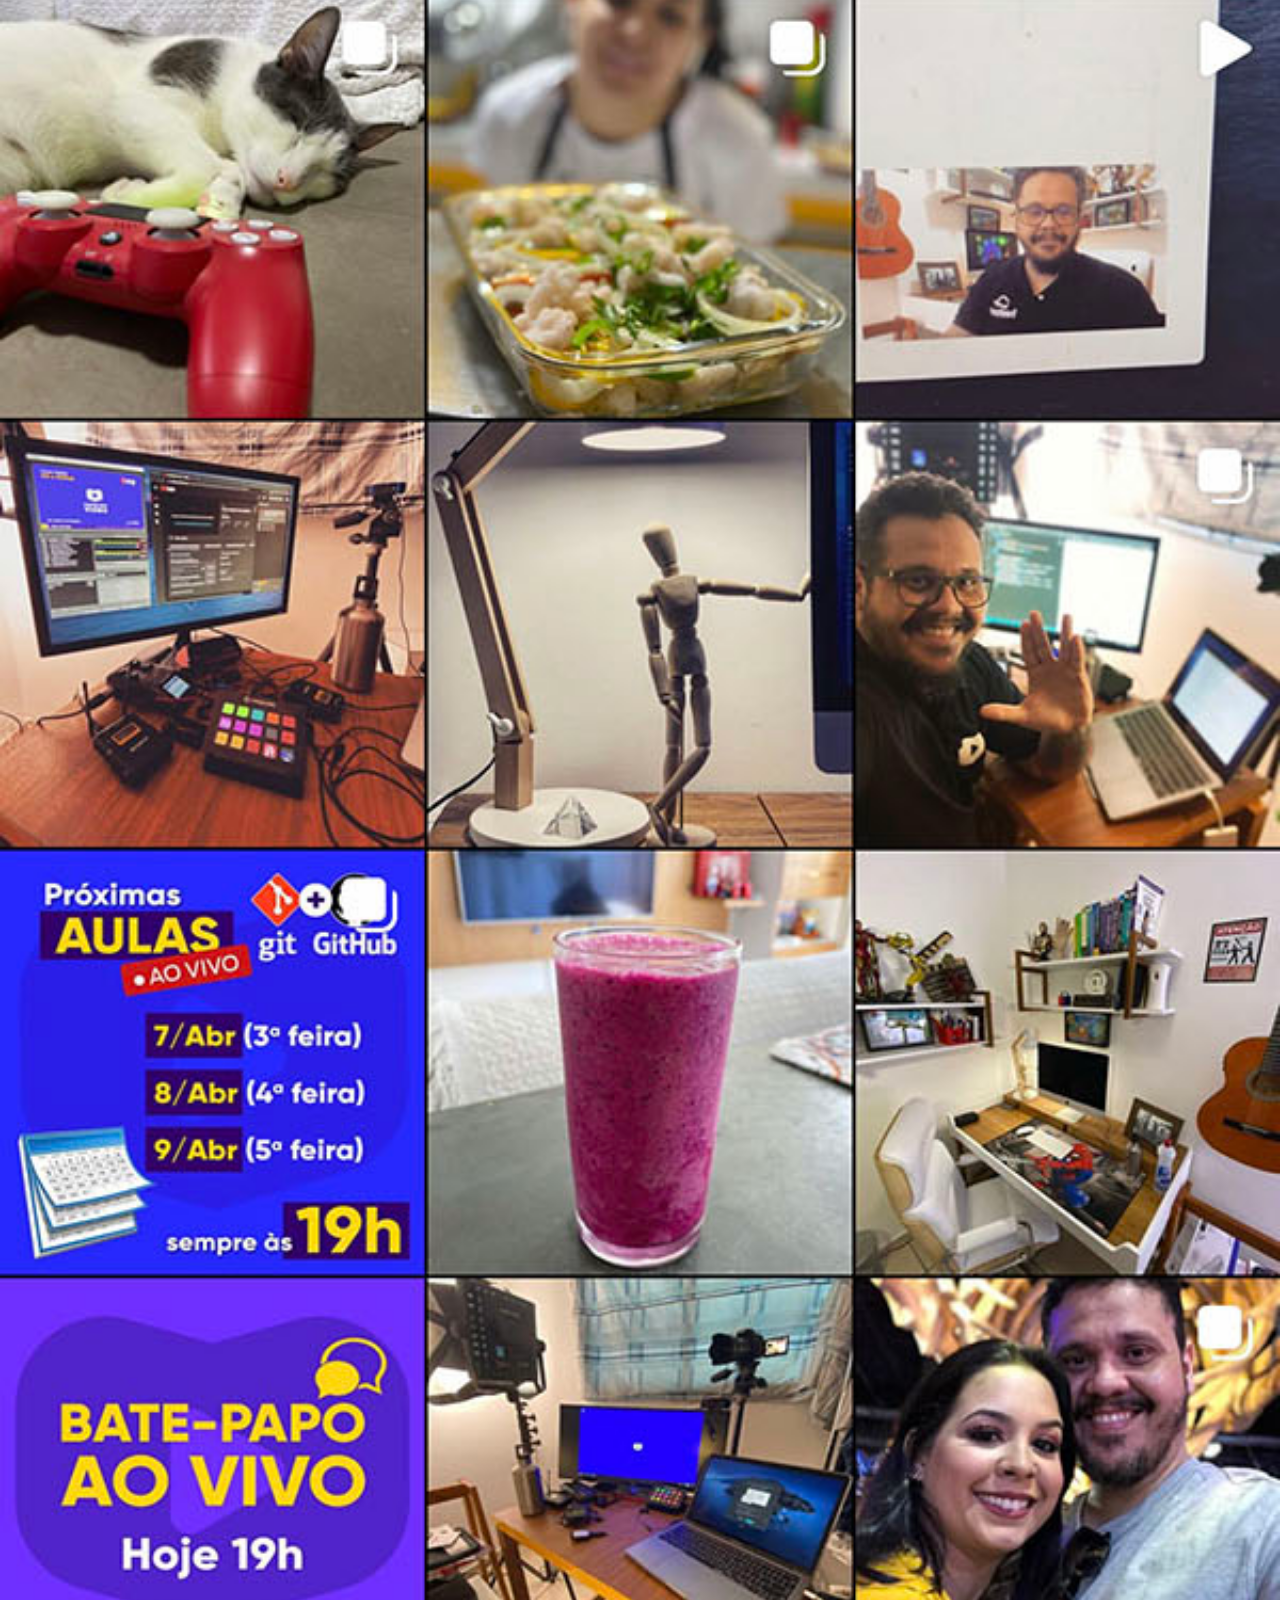
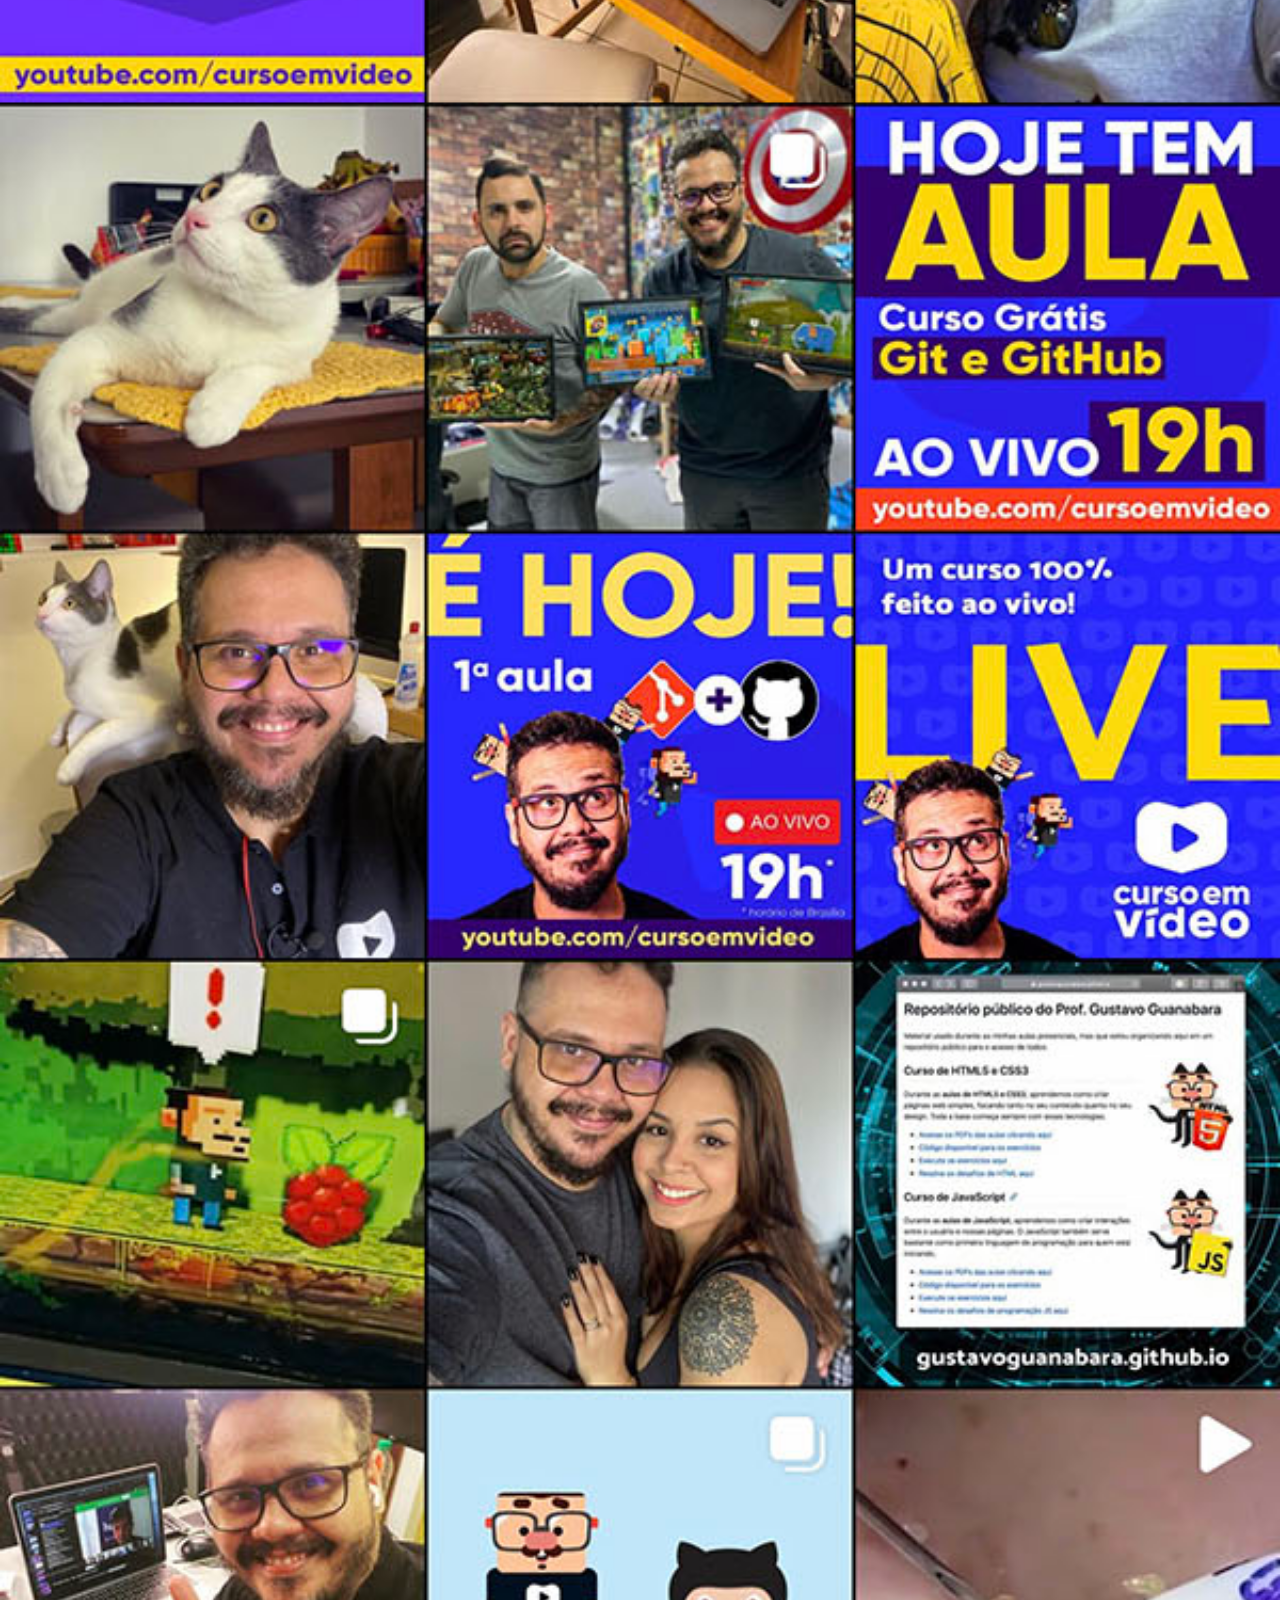
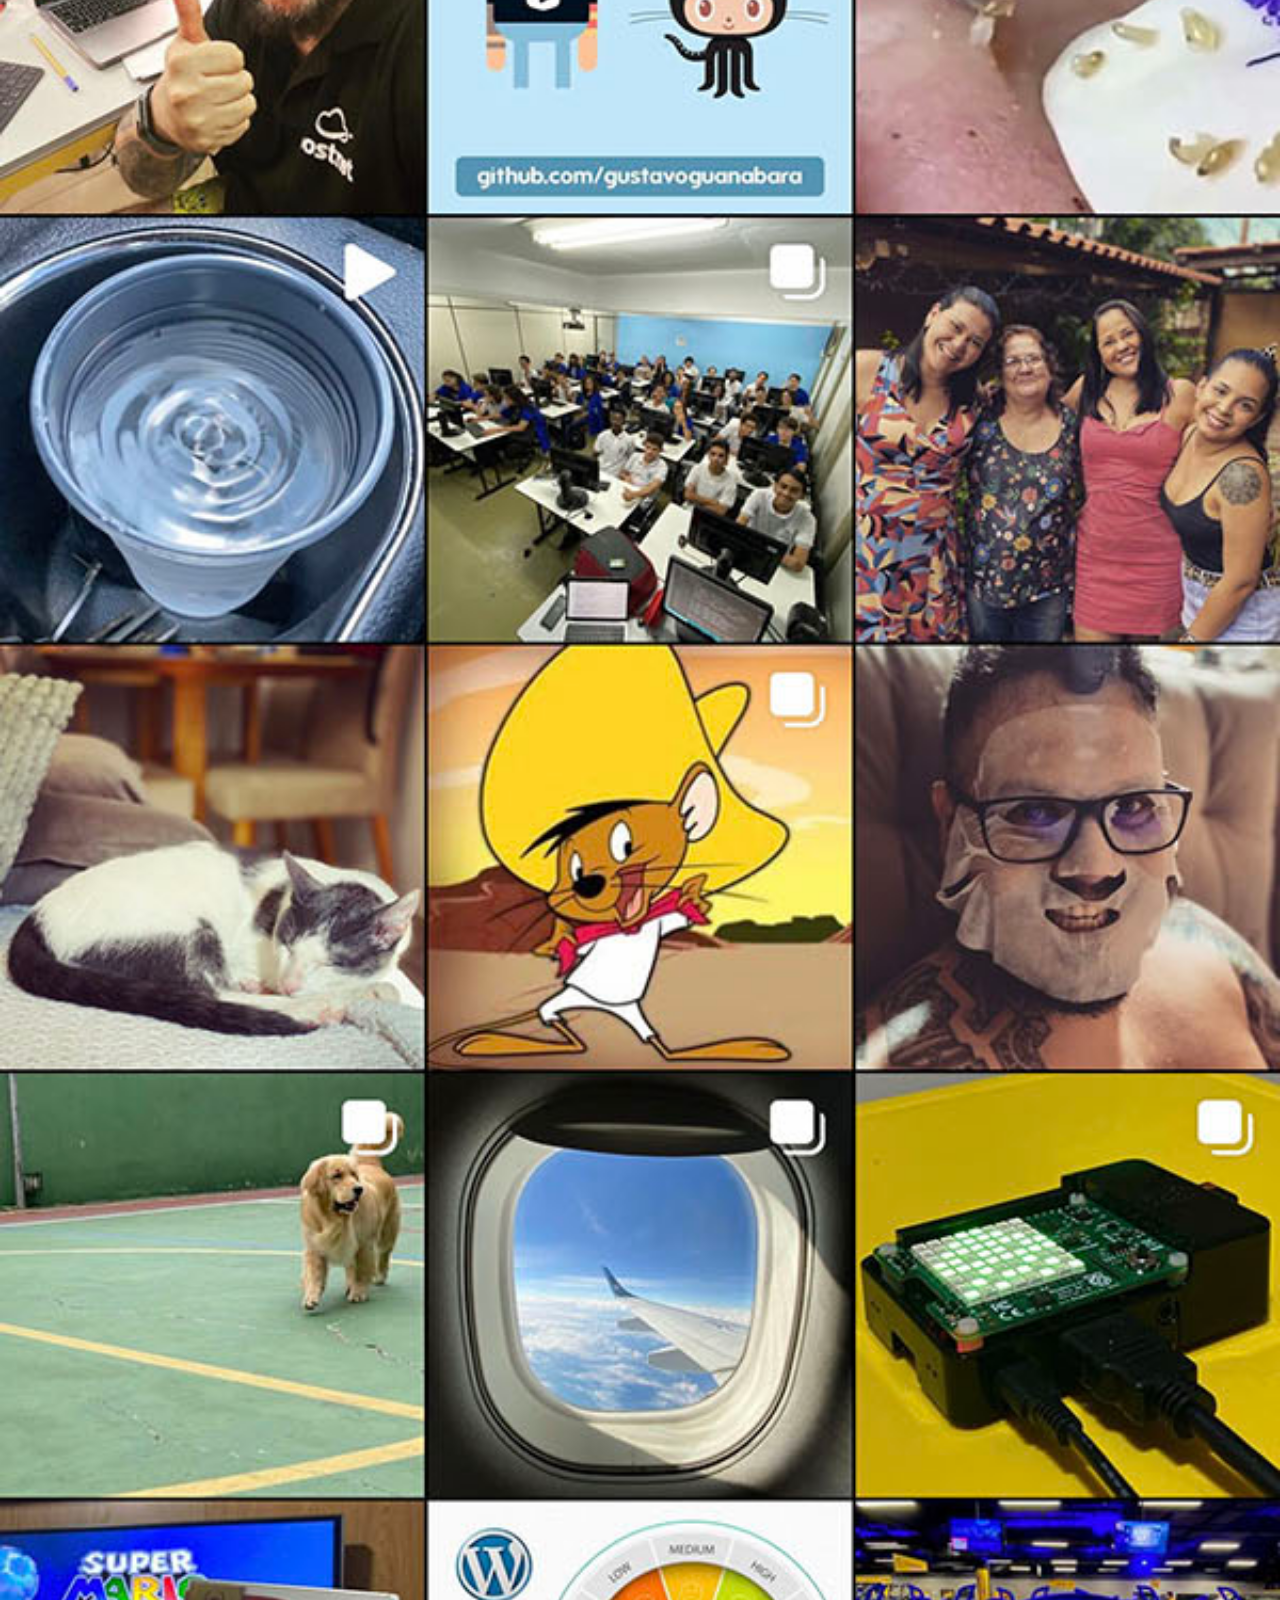
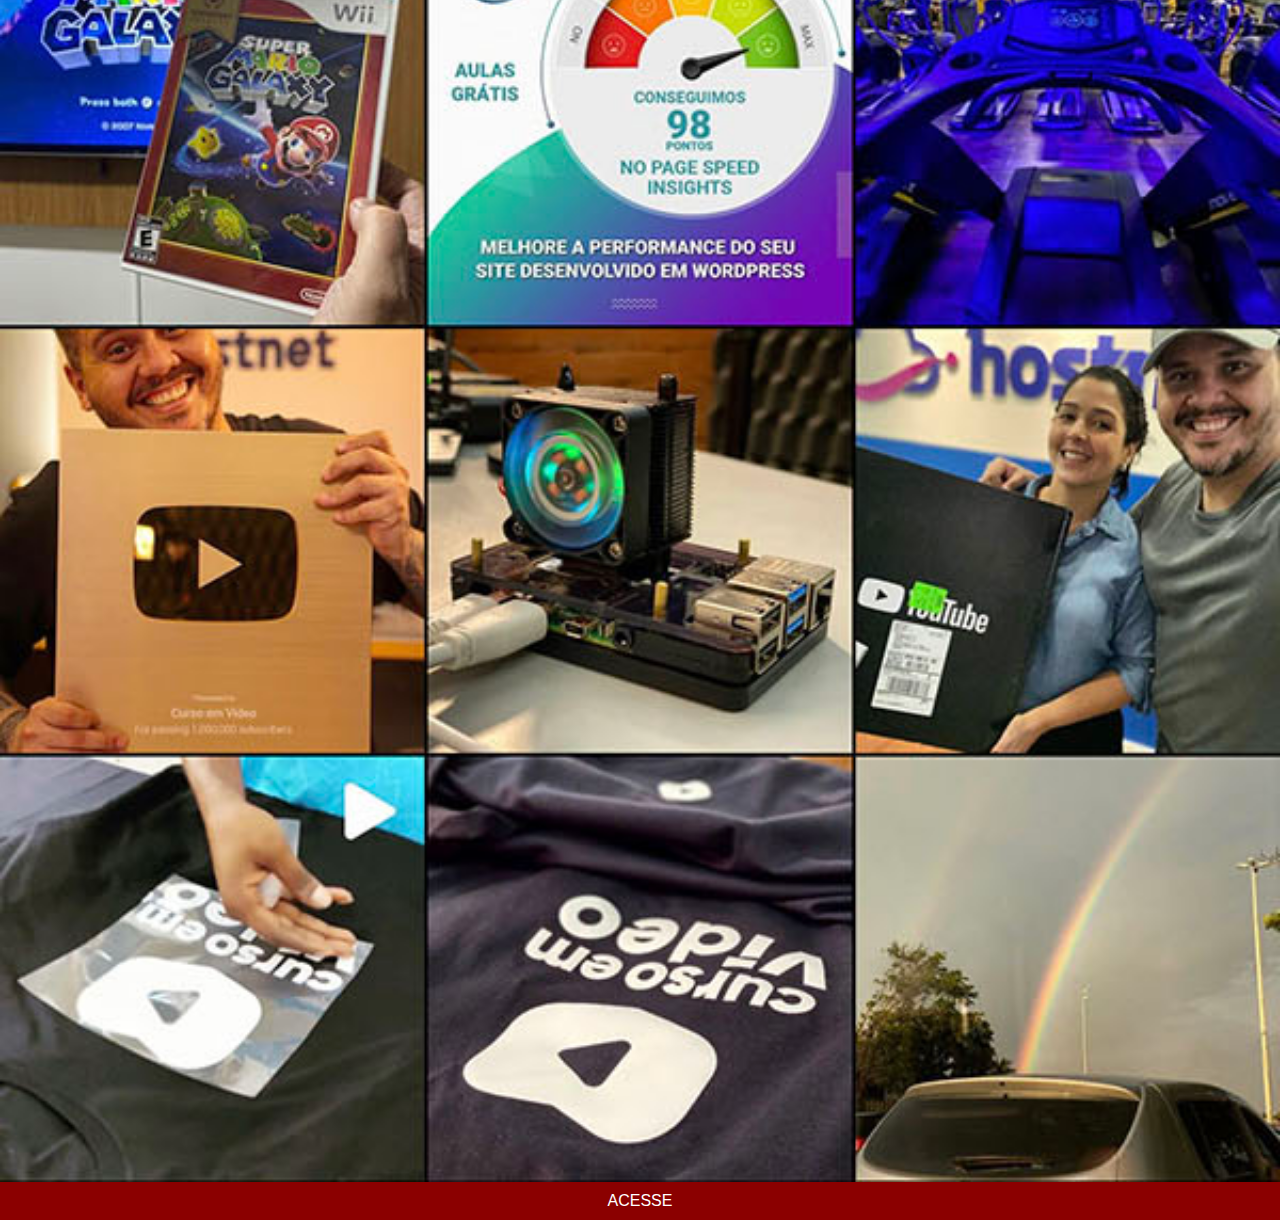
<file: instagram.html>
<!DOCTYPE html>
<html lang="pt-br">
<head>
    <meta charset="UTF-8">
    <meta http-equiv="X-UA-Compatible" content="IE=edge">
    <meta name="viewport" content="width=device-width, initial-scale=1.0">
    <link rel="stylesheet" href="style/social.css">
    <title>Instagram</title>
</head>
<body>
    <img src="imagens/tela-instagram.jpg" alt="">
    <a href="https://www.instagram.com/gustavoguanabara/" target="_blank">ACESSE</a>
</body>
</html>
</file>
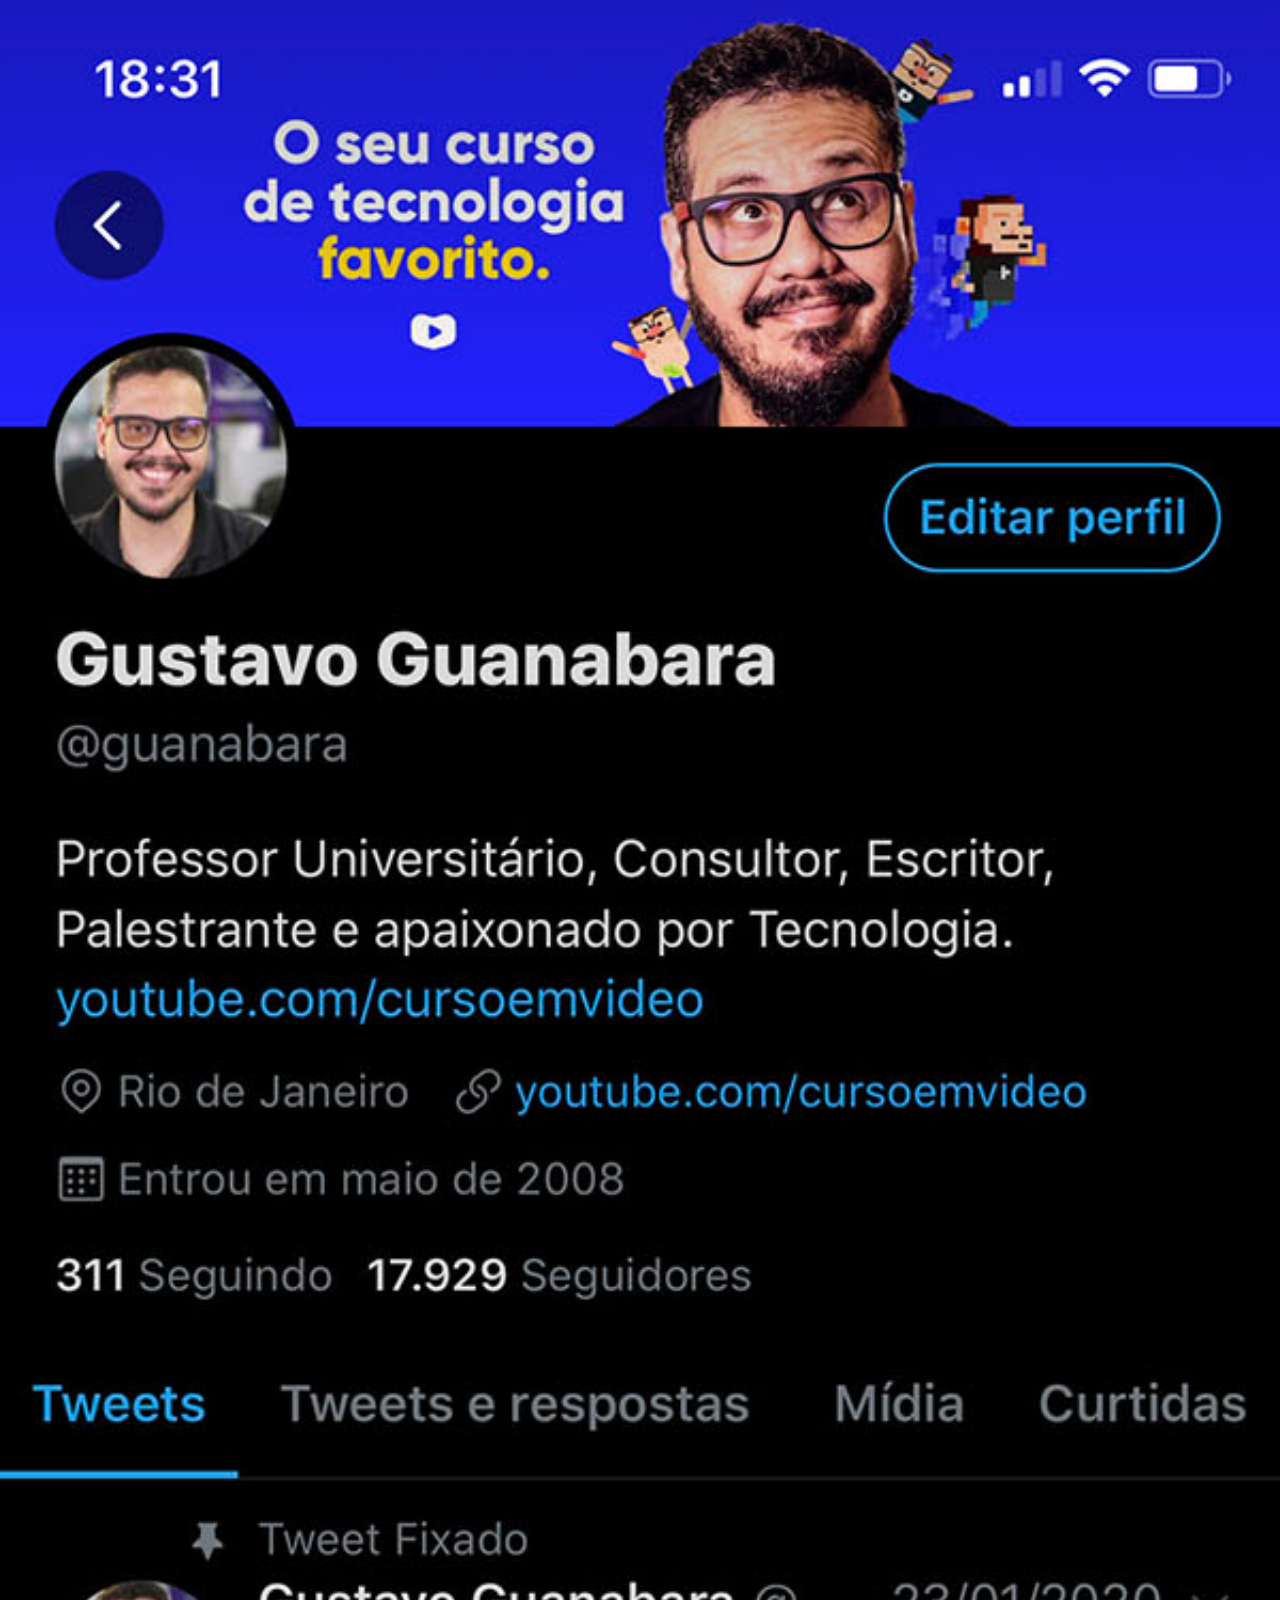
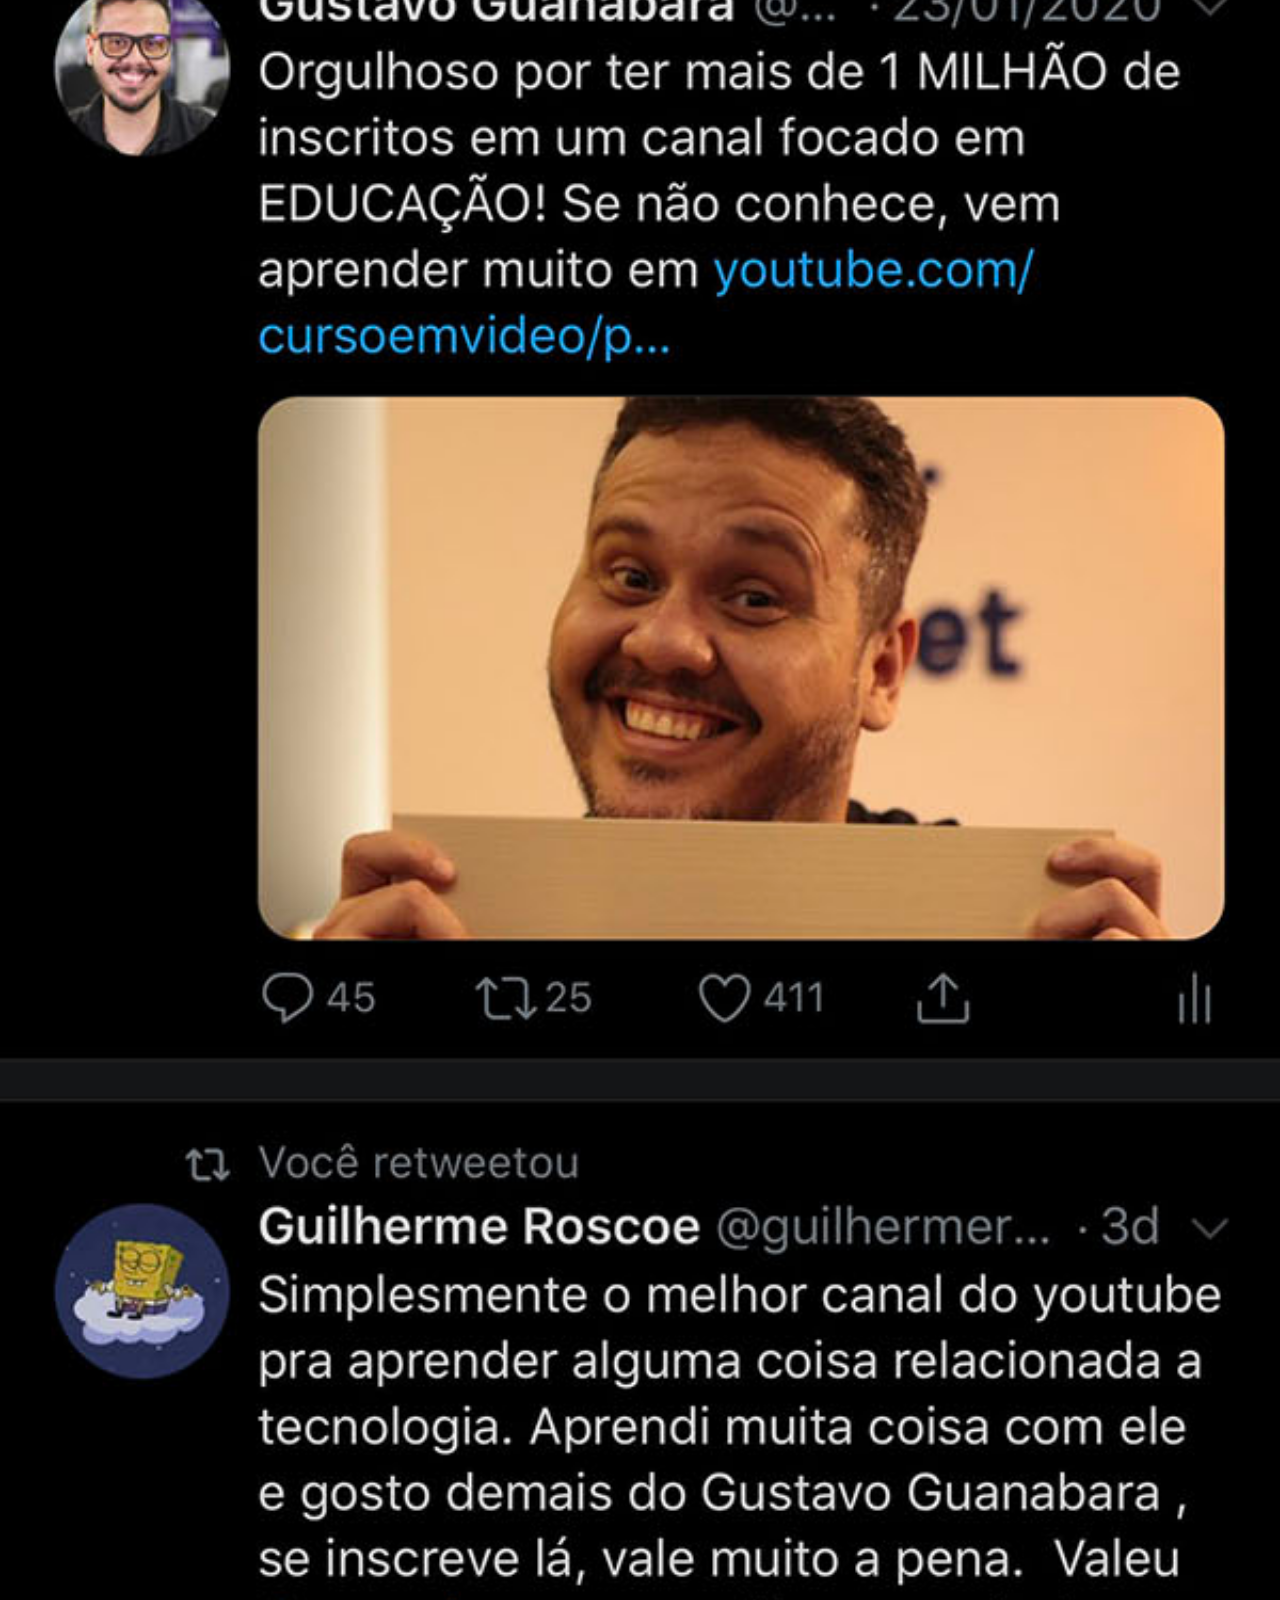
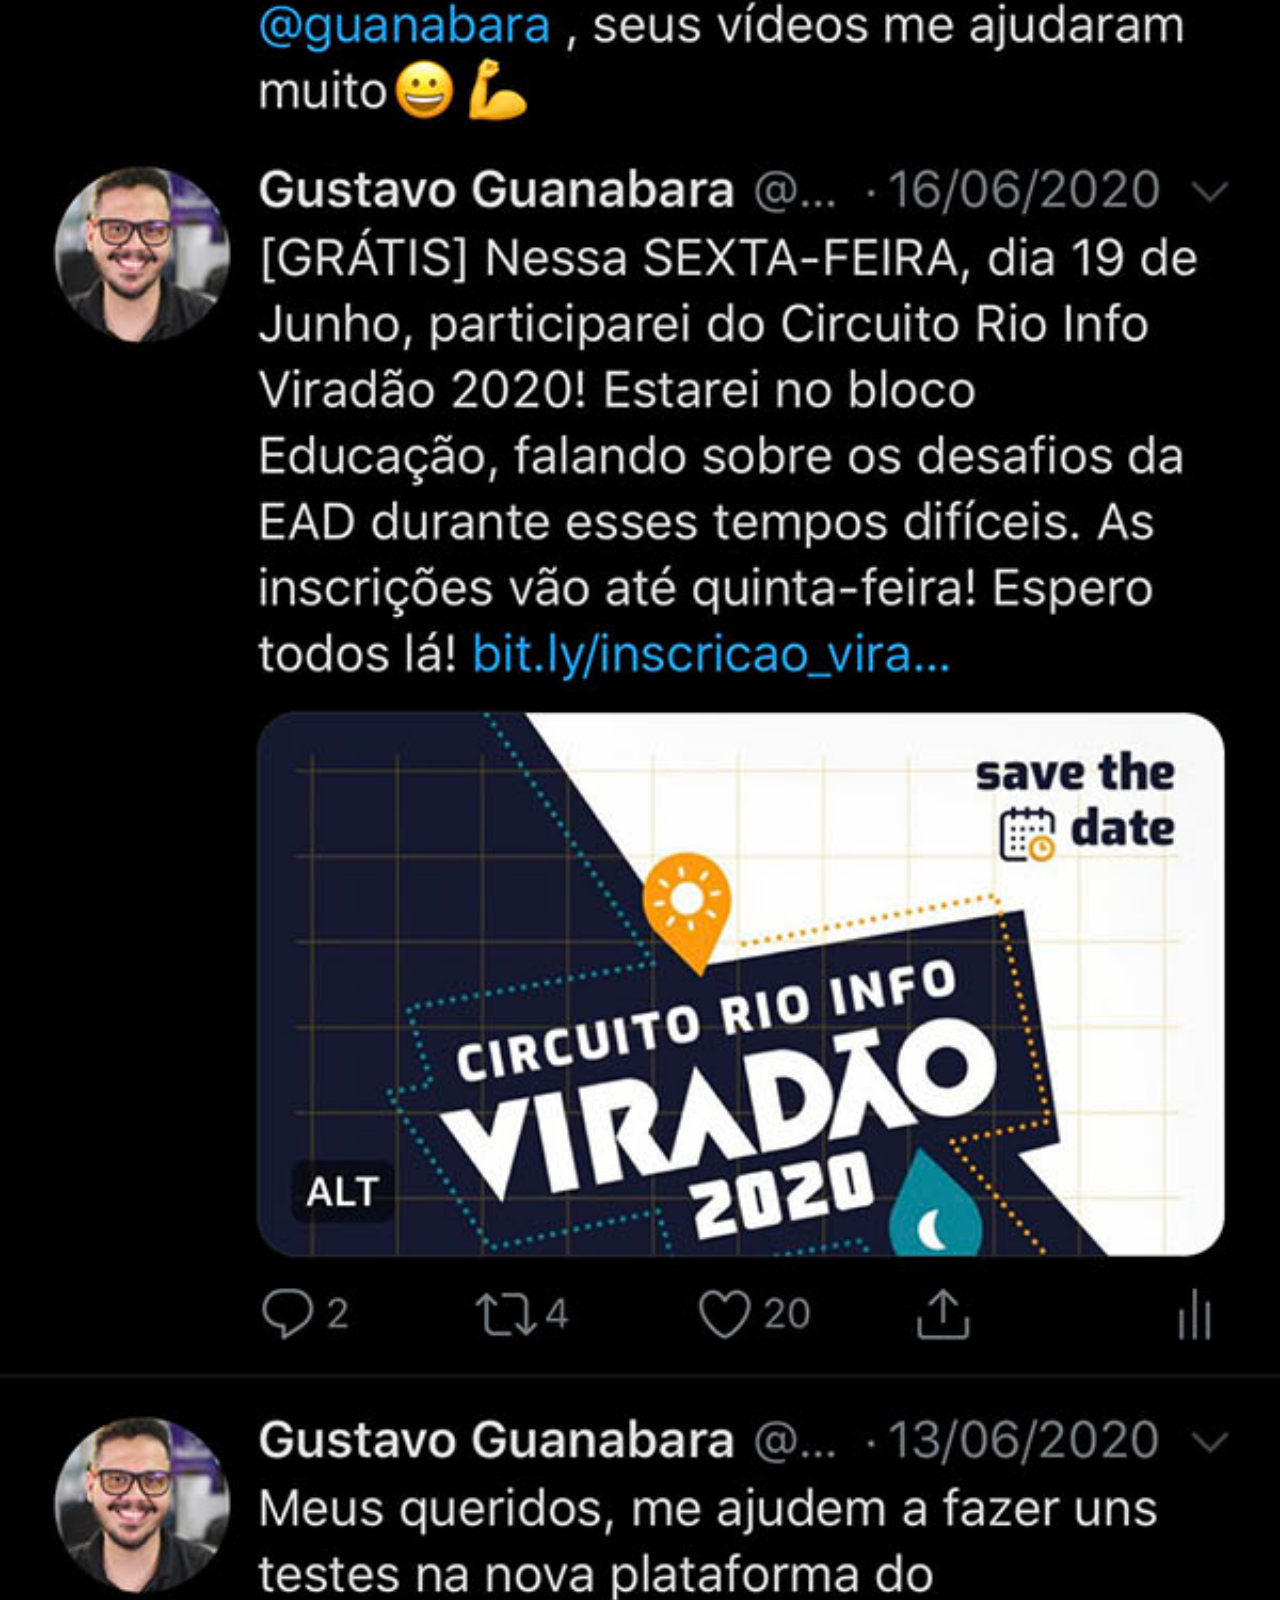
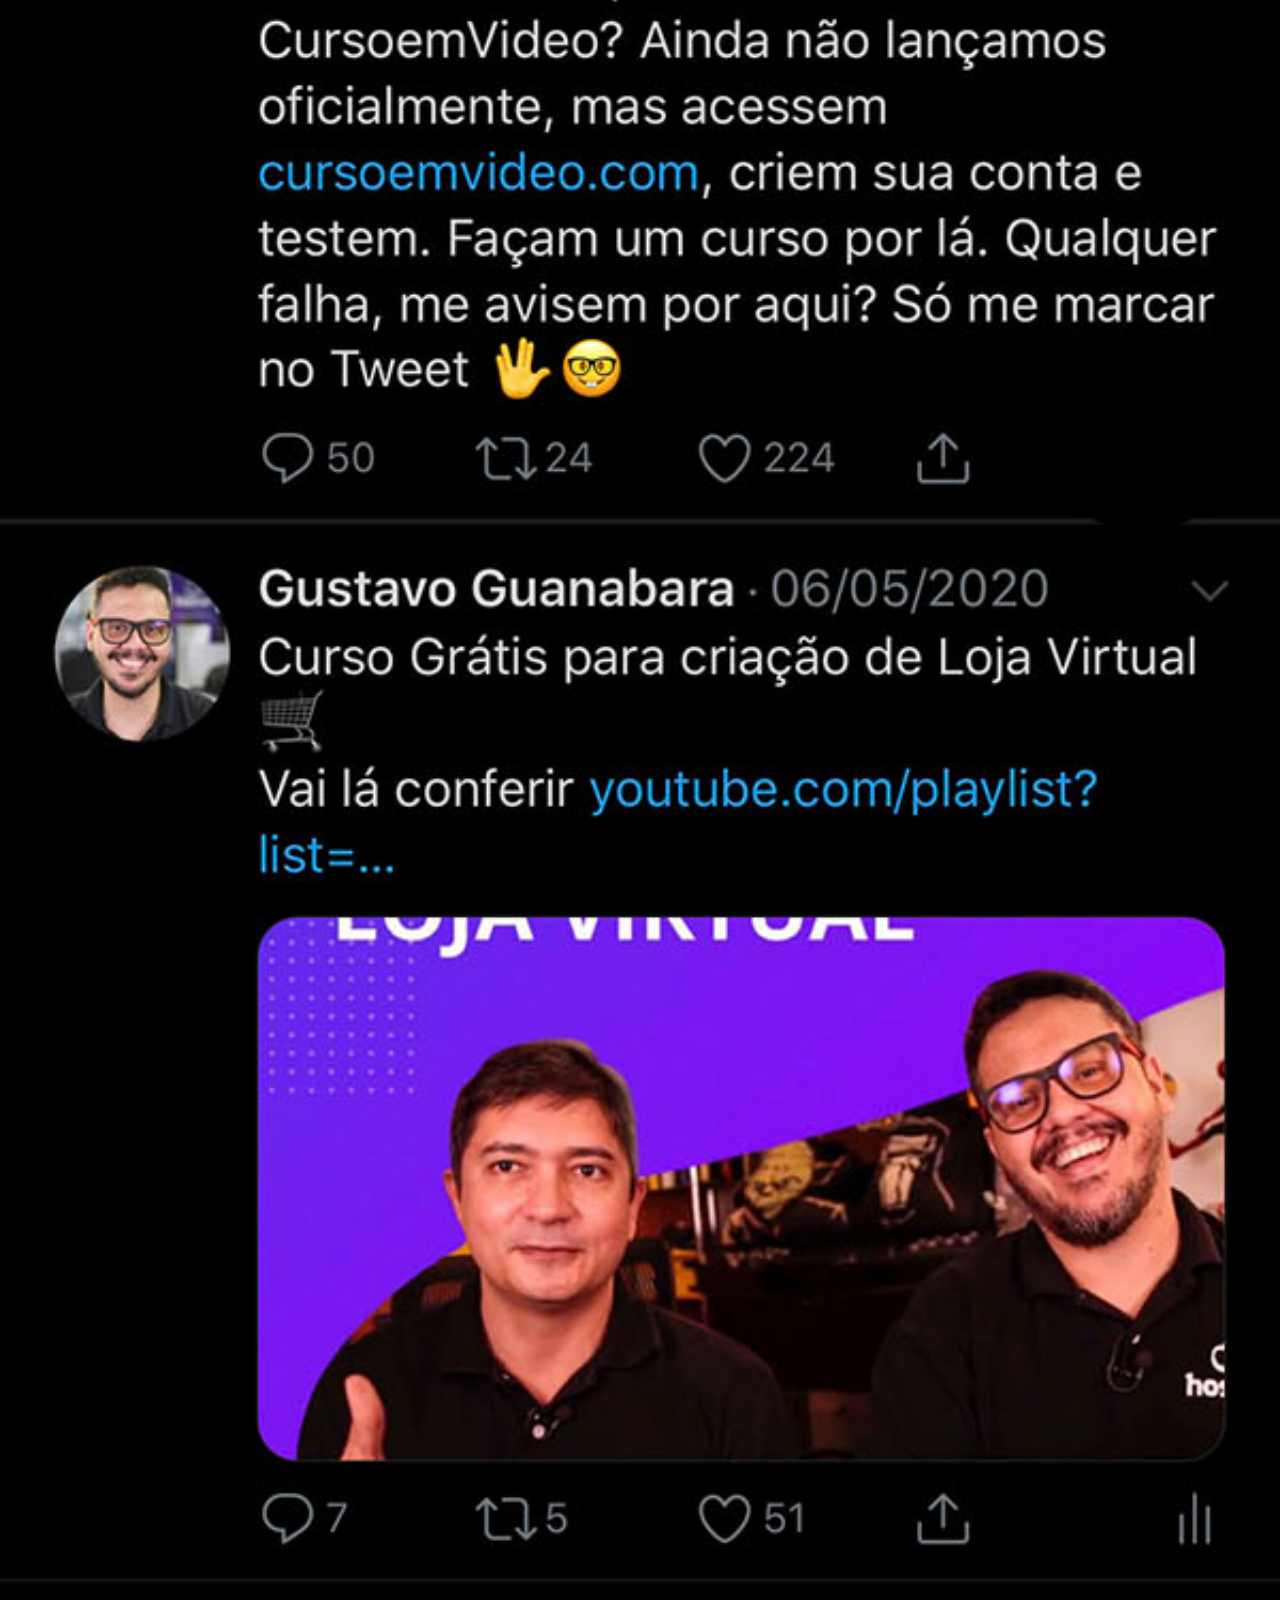
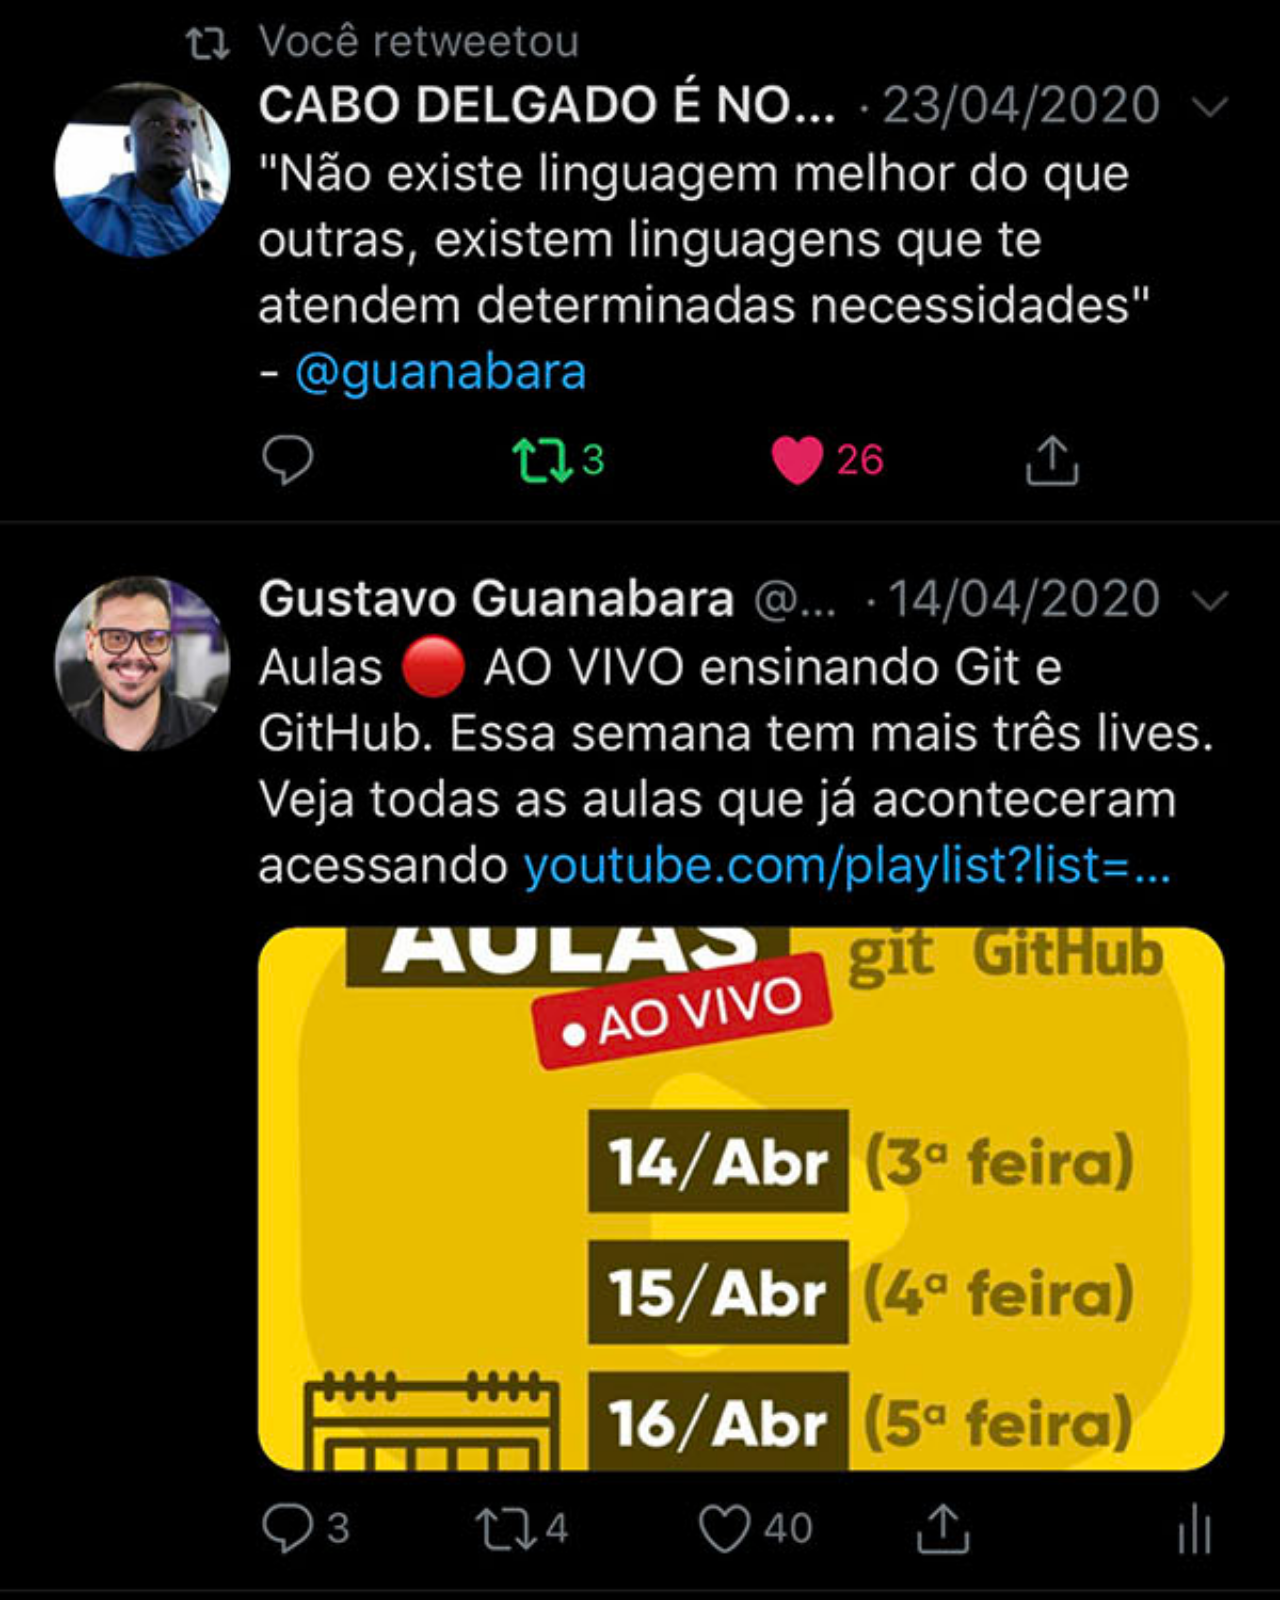
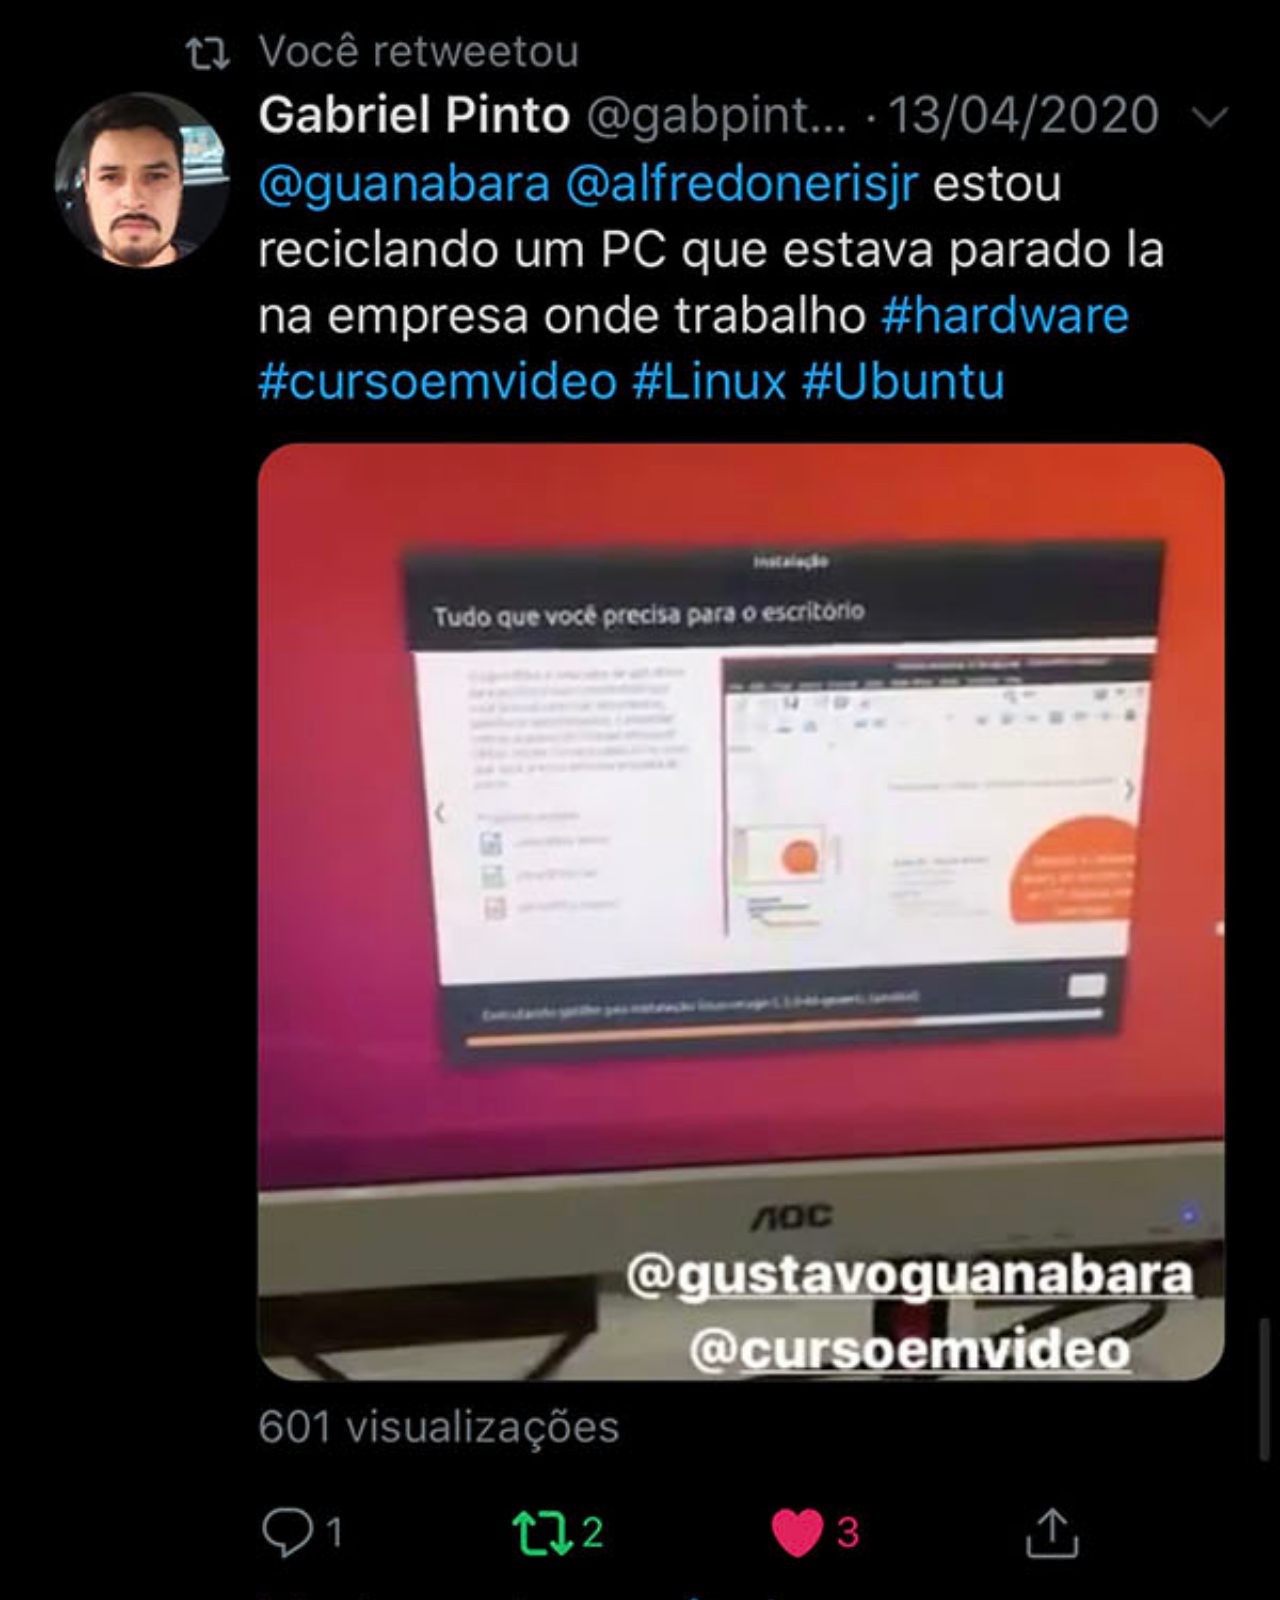
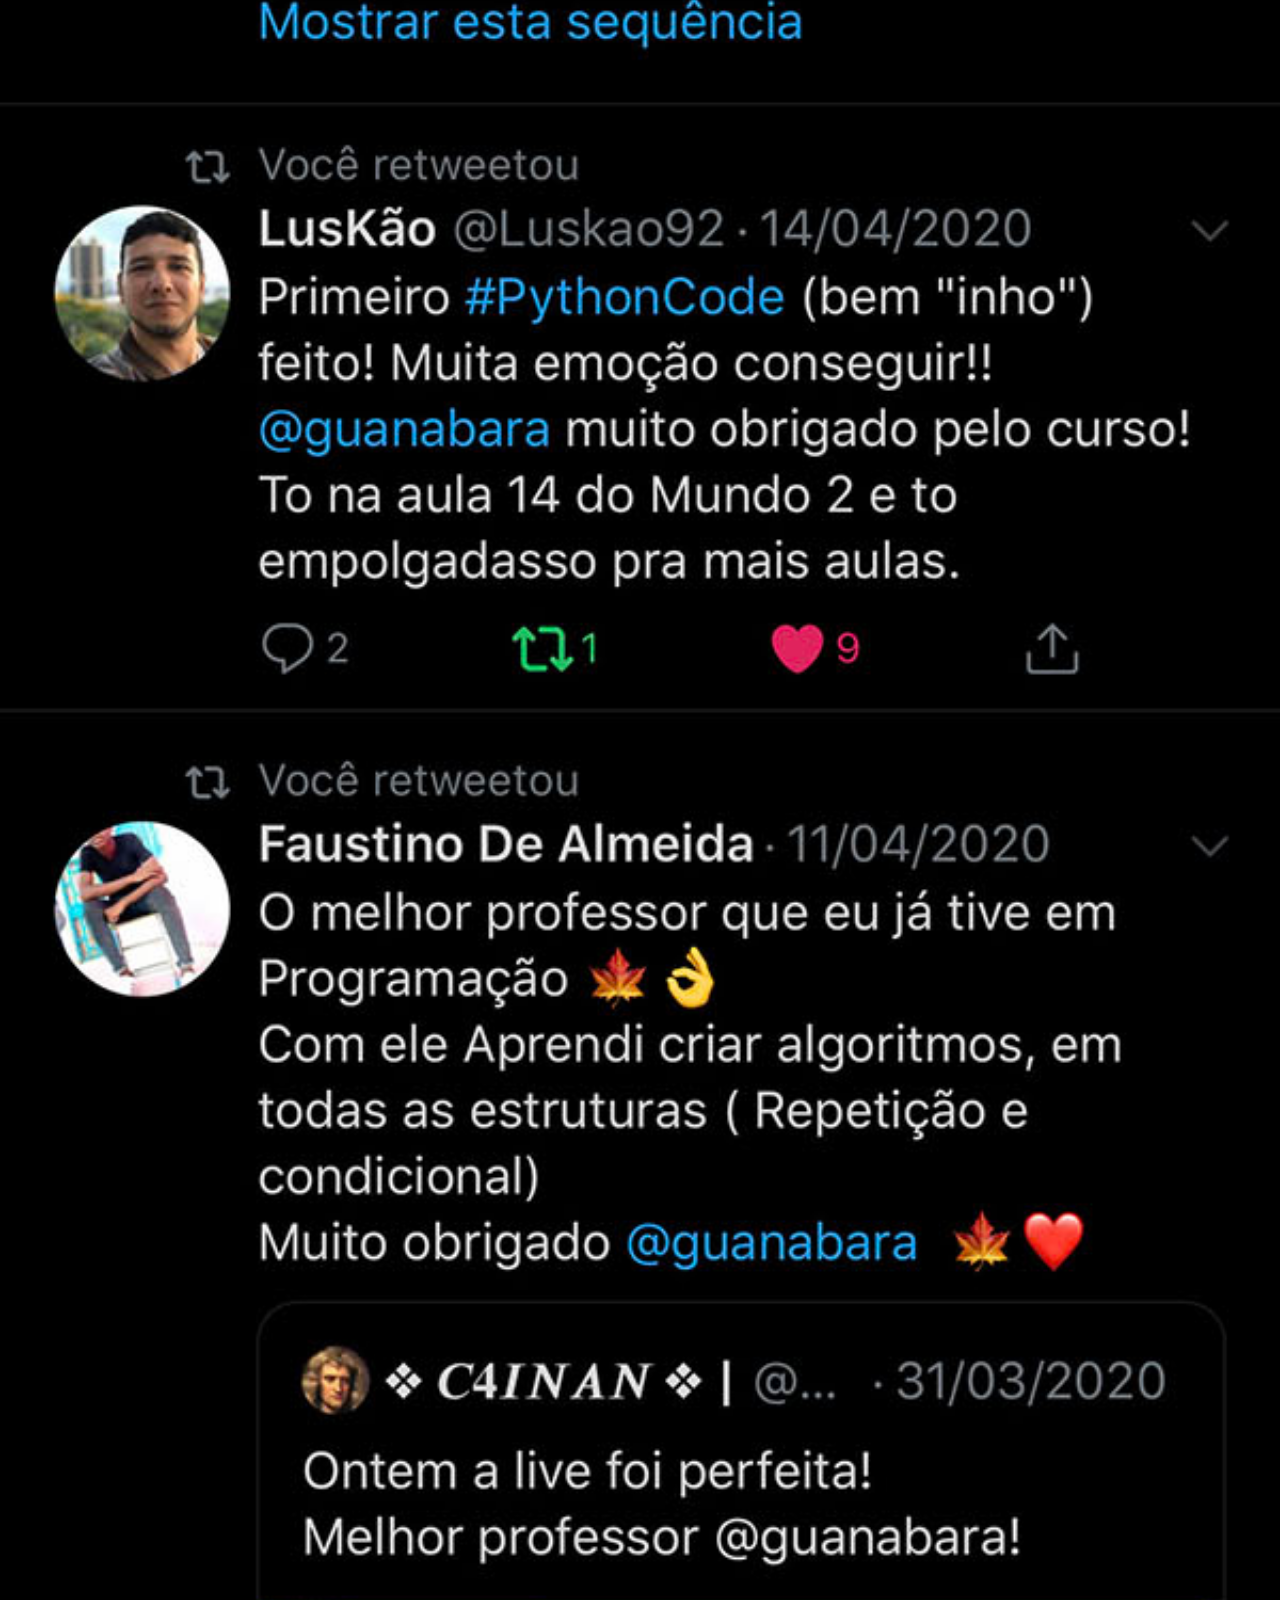
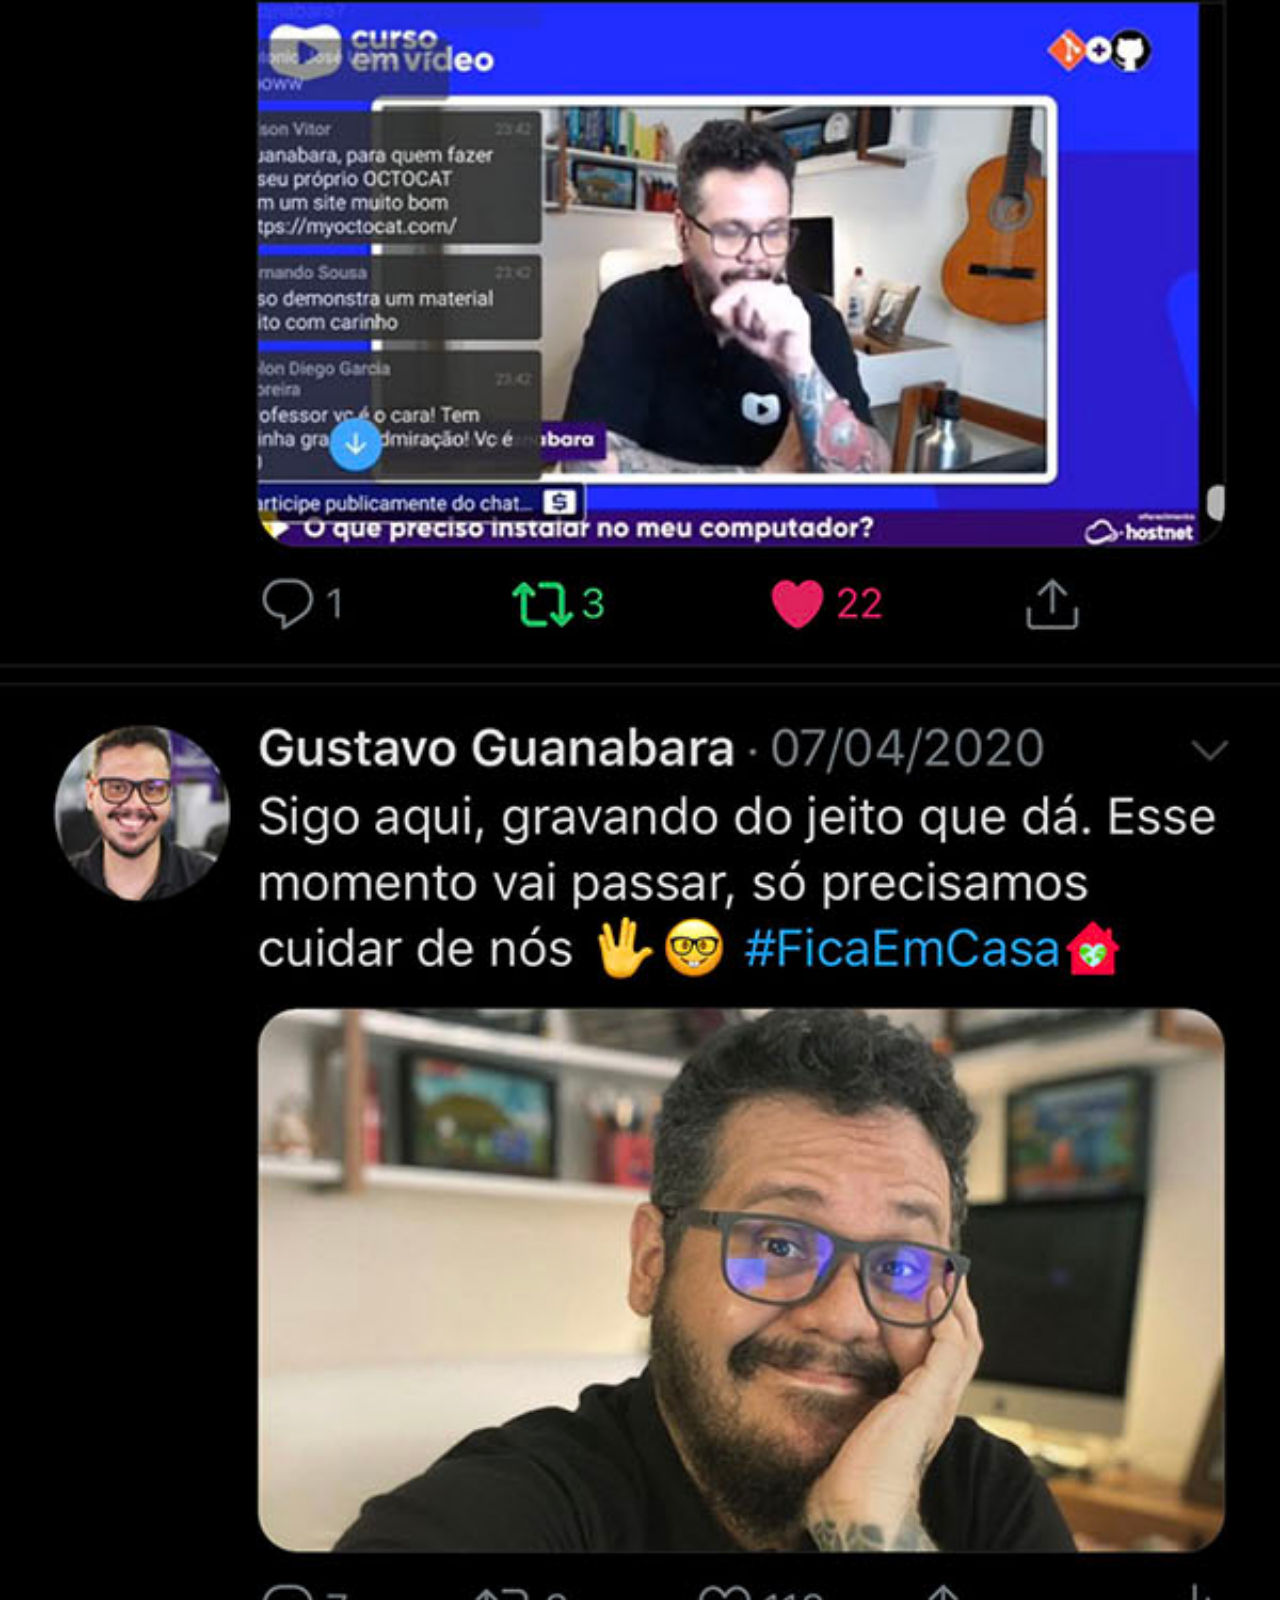
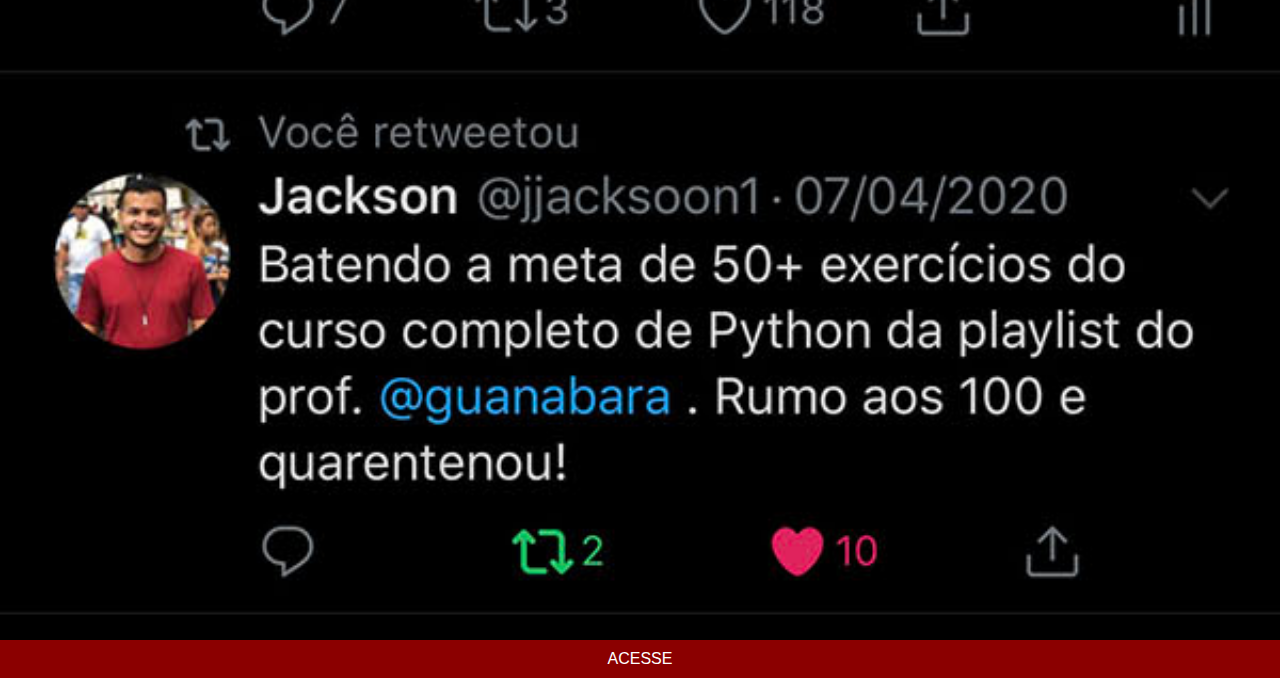
<file: twitter.html>
<!DOCTYPE html>
<html lang="pt-br">
<head>
    <meta charset="UTF-8">
    <meta http-equiv="X-UA-Compatible" content="IE=edge">
    <meta name="viewport" content="width=device-width, initial-scale=1.0">
    <link rel="stylesheet" href="style/social.css">
    <title>Twitter</title>
</head>
<body>
    <img src="imagens/tela-twitter.jpg" alt="">
    <a href="https://twitter.com/guanabara?ref_src=twsrc%5Egoogle%7Ctwcamp%5Eserp%7Ctwgr%5Eauthor" target="_blank">ACESSE</a>
</body>
</html>
</file>
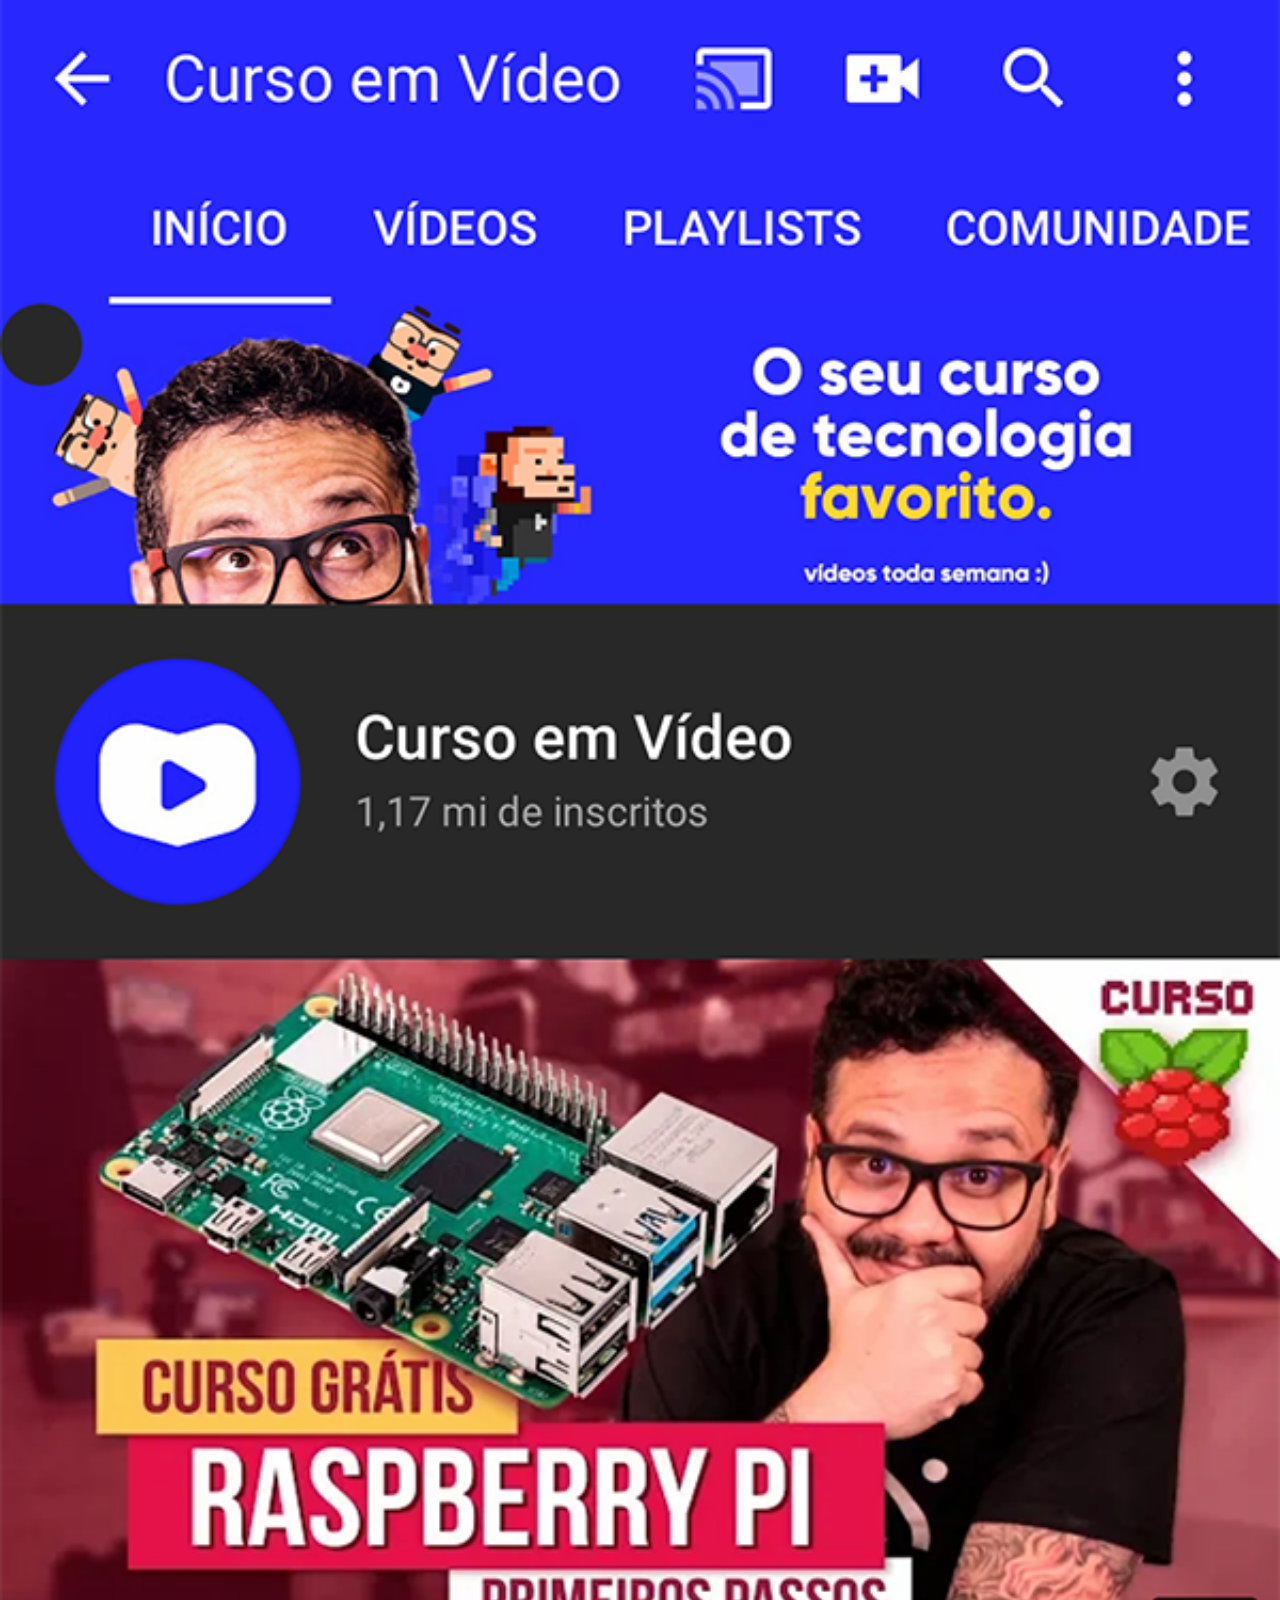
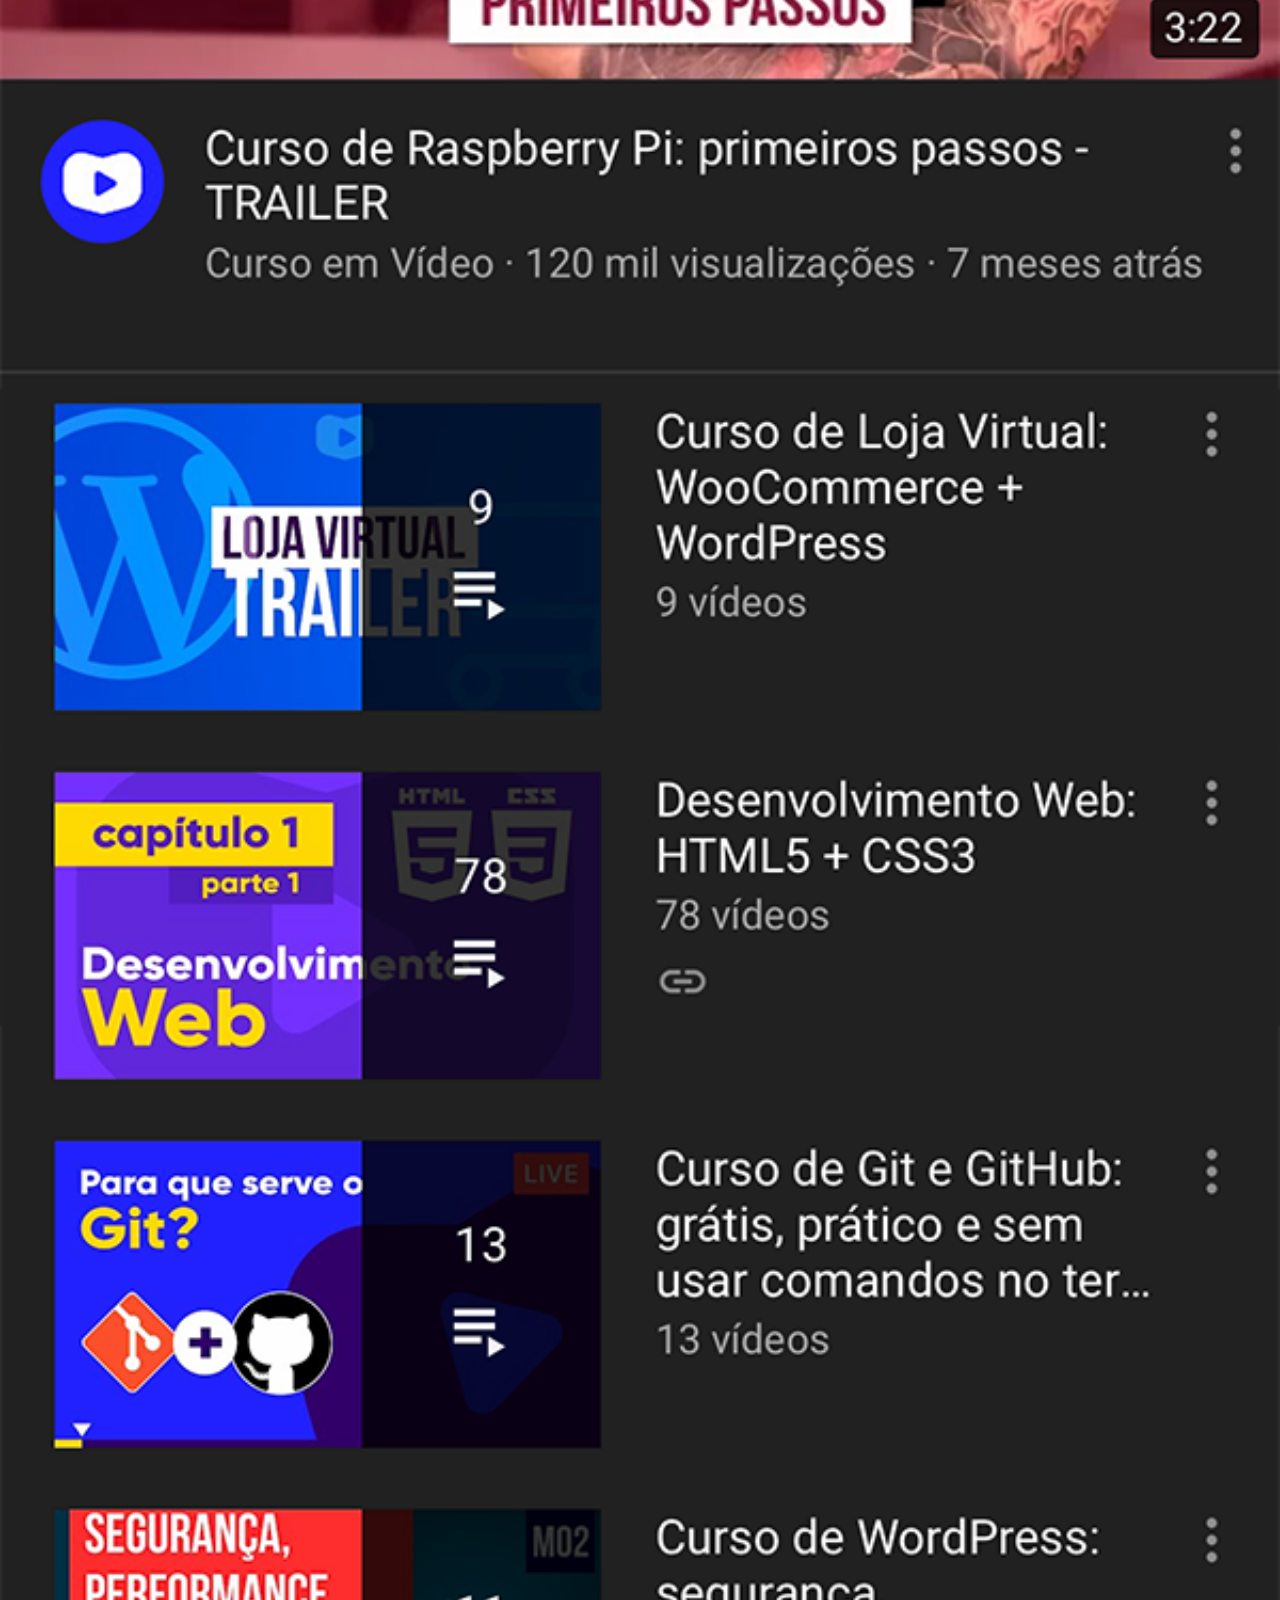
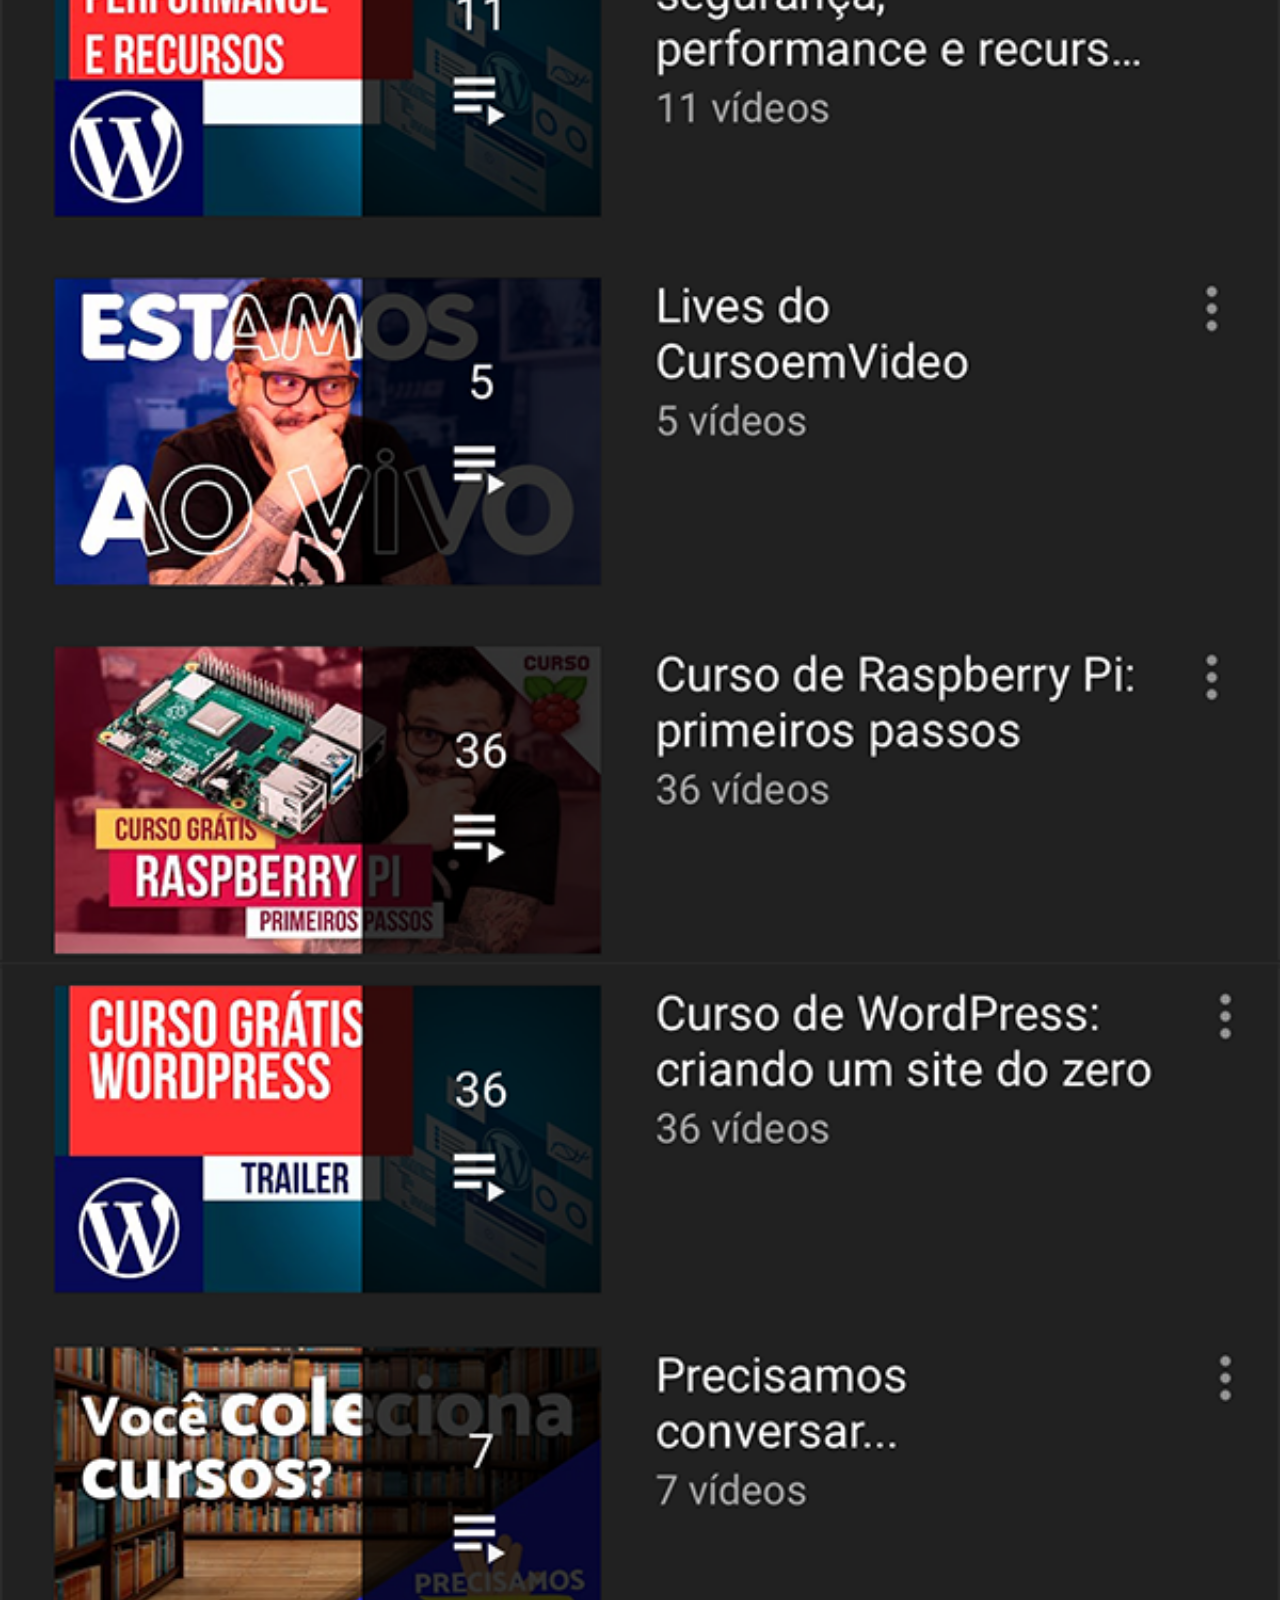
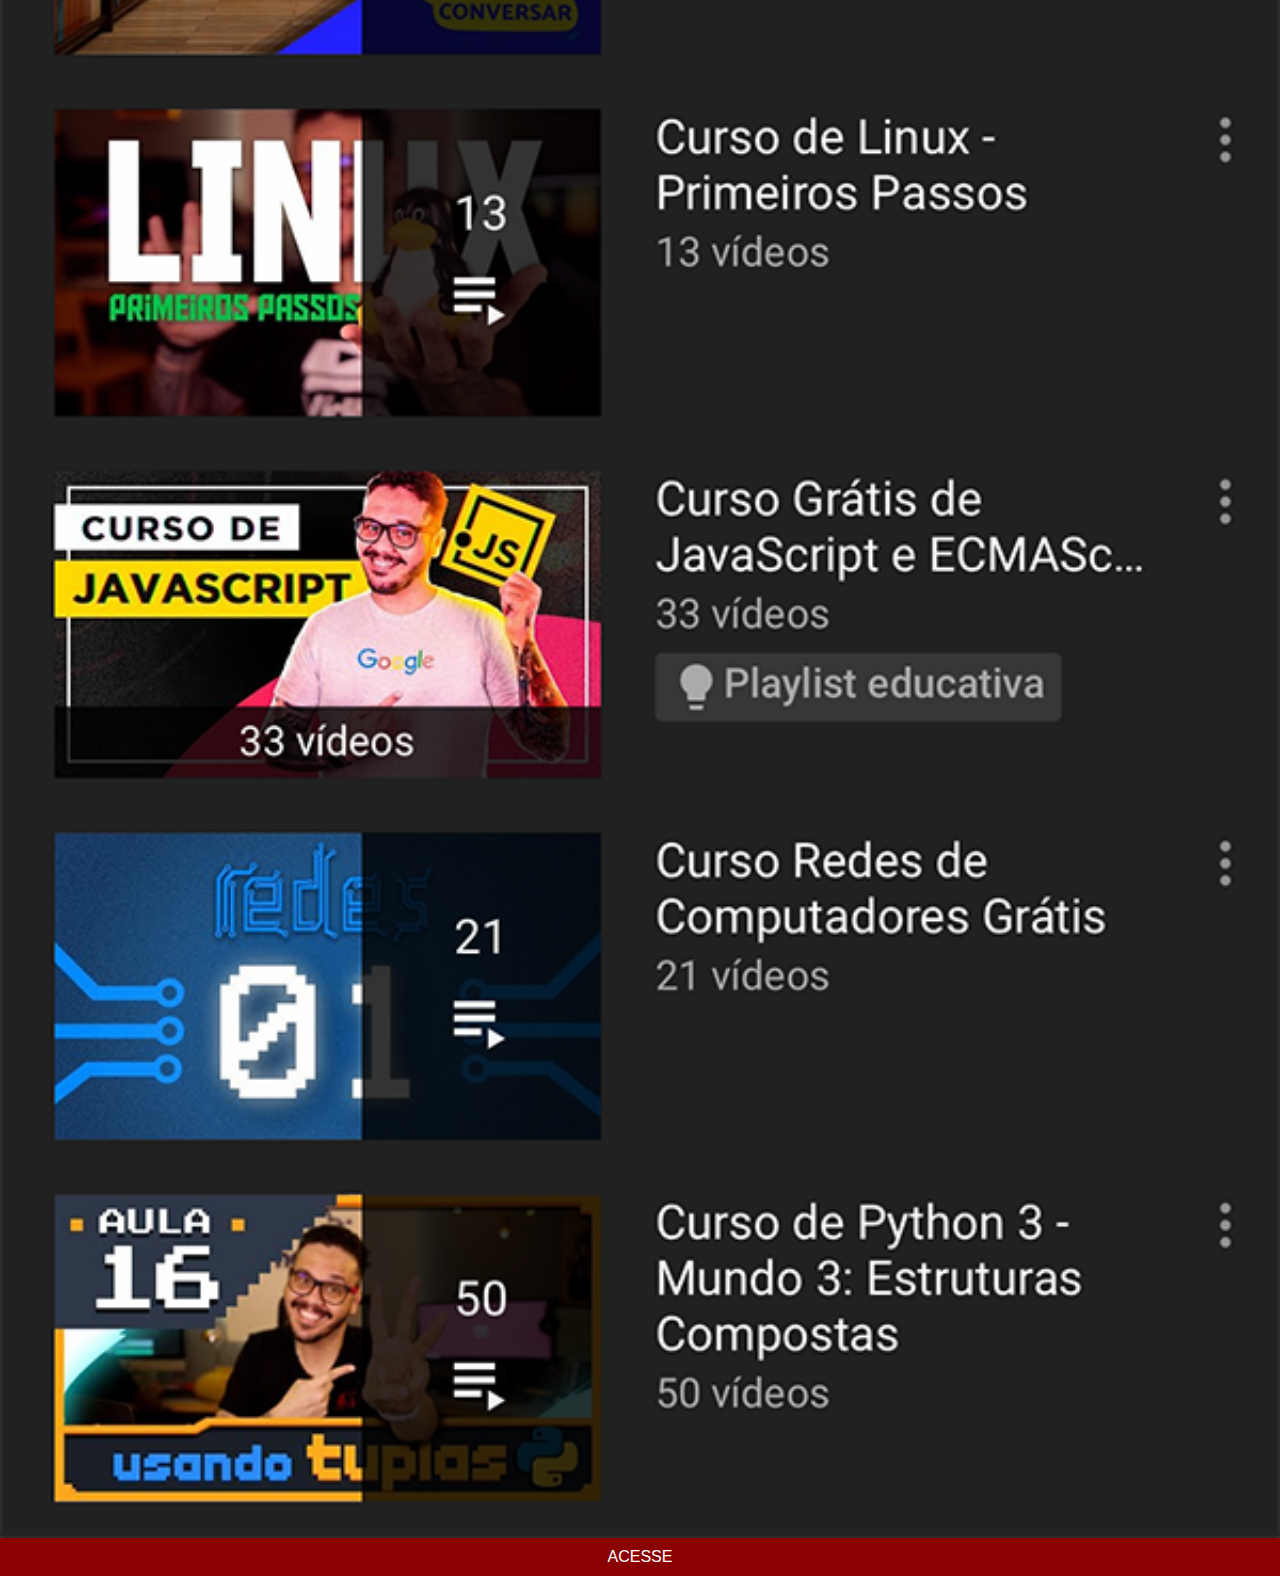
<file: youtube.html>
<!DOCTYPE html>
<html lang="pt-br">
<head>
    <meta charset="UTF-8">
    <meta http-equiv="X-UA-Compatible" content="IE=edge">
    <meta name="viewport" content="width=device-width, initial-scale=1.0">
    <link rel="stylesheet" href="style/social.css">
    <title>YouTube</title>
</head>
<body>
    <img src="imagens/tela-youtube.png" alt="">
    <a href="https://www.youtube.com/@CursoemVideo/playlists" target="_blank">ACESSE</a>
</body>
</html>
</file>
<file: style/style.css>
@charset "UTF-8";

* {
    padding: 0px;
    margin: 0px;
}

html, body {
    height: 100vh;
    width: 100vw;
    background-color: black;
}

body {
    background-image: url('../imagens/fundo-madeira.jpg');
    background-repeat: no-repeat;
    background-position: top center;
    background-size: cover;
    background-attachment: fixed;
}

main {
    height: 100vh;
    position: relative;
}

section.telefone {
    position: absolute;
    top: 50%;
    left: 50%;
    transform: translate(-50%, -50%);

    height: 457px;
    width: 227px;
    background-image: url('../imagens/frame-iphone.png');
    background-repeat: no-repeat;
    background-size: cover;
}

iframe.tela {
    position: relative;
    left: 16px;
    top: 58px;
    width: 195px;
    height: 344px;
}

section.redes-sociais {
    text-align: right;
}

section > a > img {
    width: 50px;
    height: 50px;
    border-radius: 40px;
    margin: 10px;
    box-sizing: border-box;
    box-shadow: 2px 2px 5px rgba(0, 0, 0, 0.616);
}

section.redes-sociais img:hover {
    border: 2px solid rgba(255, 255, 255, 0.747);
    transform: translate(-3px, -3px);
    box-shadow: 5px 5px 10px rgba(0, 0, 0, 0.774);
    transition: transform 0.2s, border 0.7s;
}
</file>
<file: style/social.css>
@charset "UTF-8";

* {
    margin: 0px;
    padding: 0px;
    font-family: Arial, Helvetica, sans-serif;
}

::-webkit-scrollbar {
    height: 0px;
    width: 0px;
}

img {
    width: 100vw;
}

a {
    background-color: darkred;
    color: white;
    text-decoration: none;
    padding: 10px;
    display: block;
    text-align: center;
    margin-top: -4px;
}

a:hover {
    background-color: red;
    transition: 1s;
}
</file>
